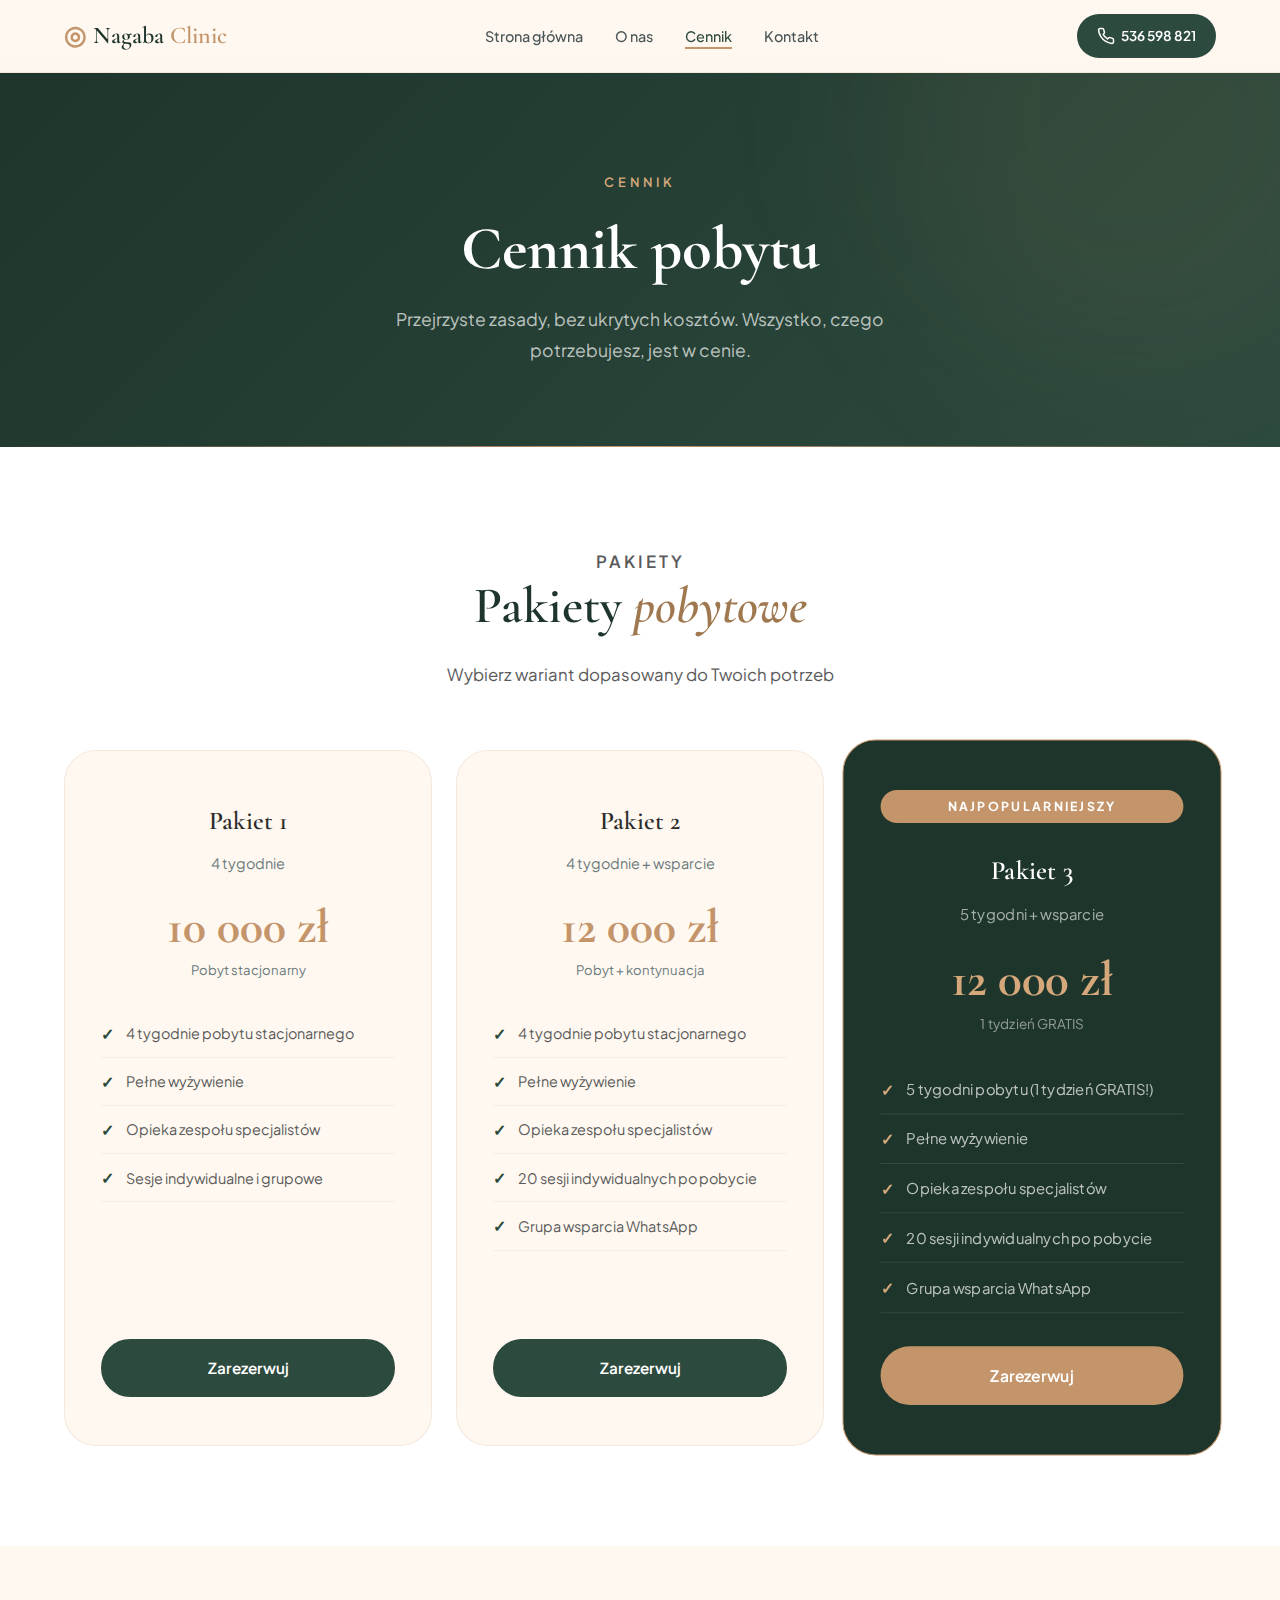
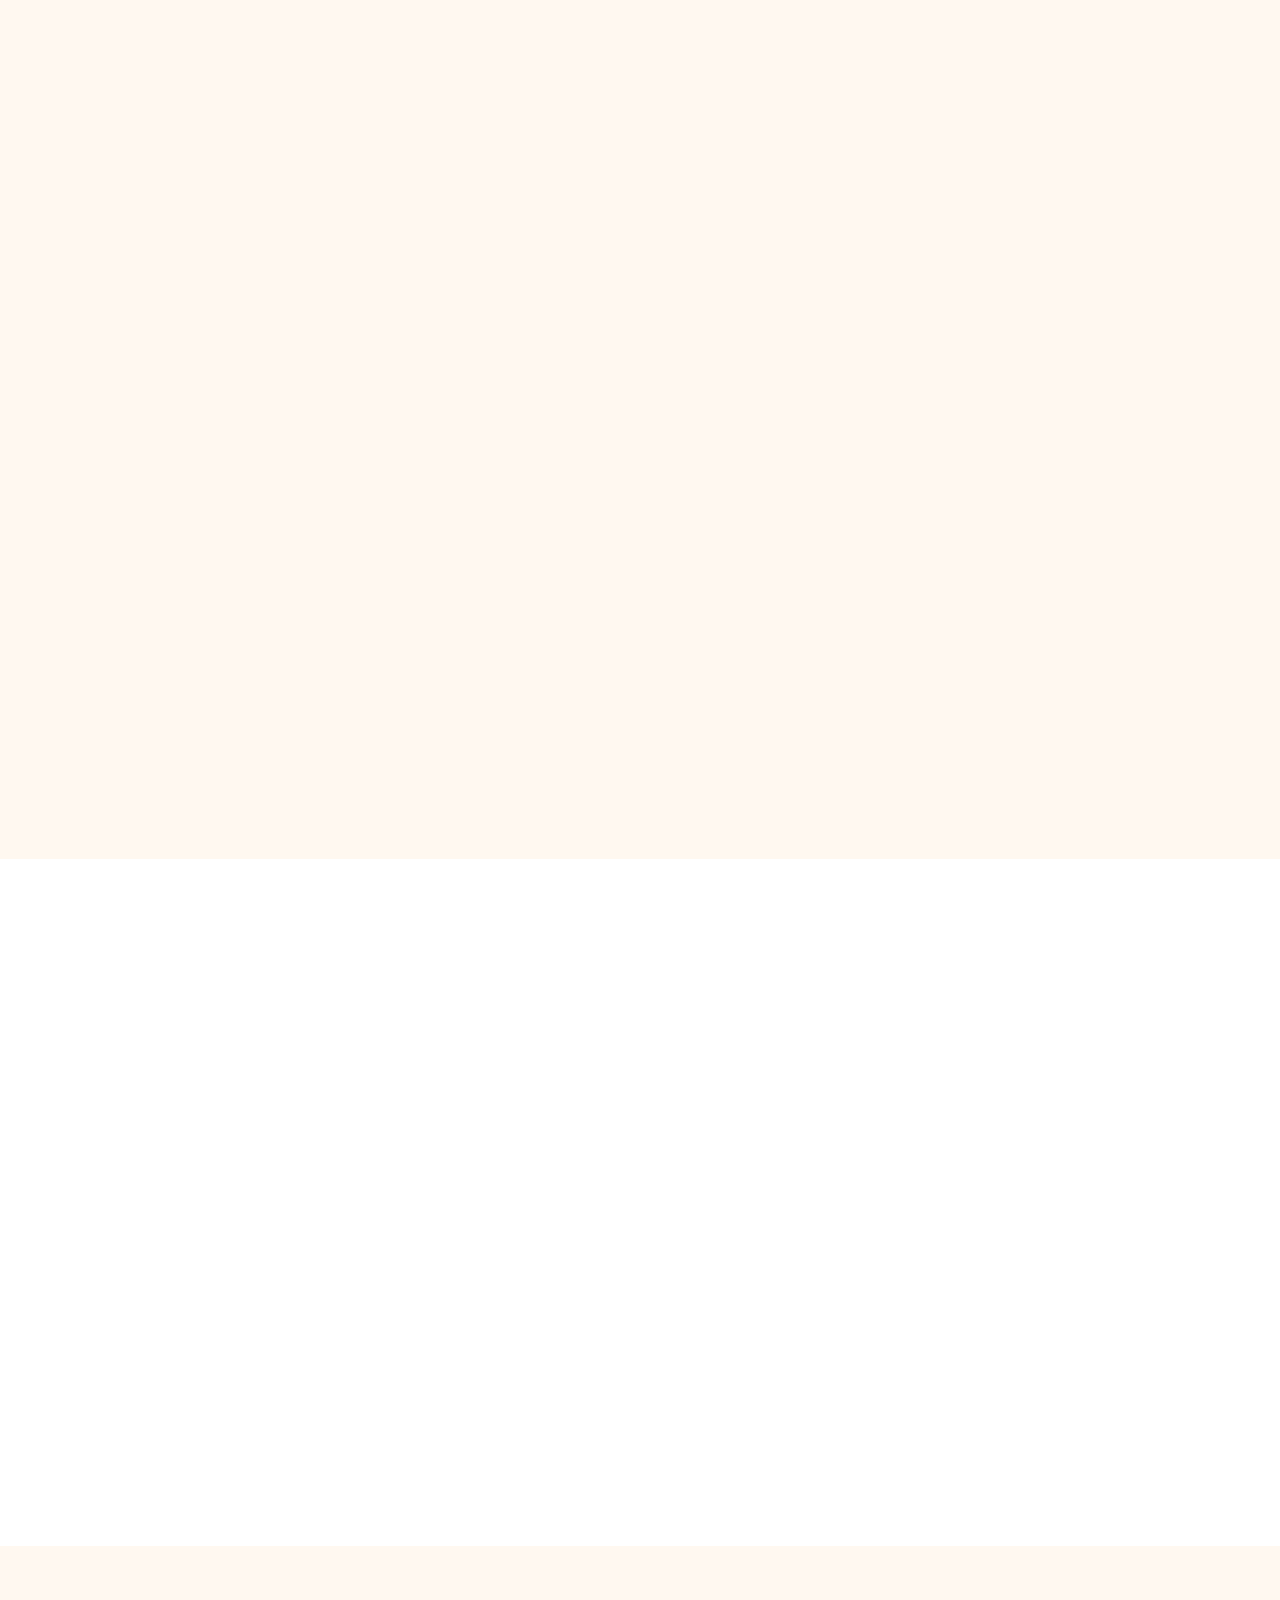
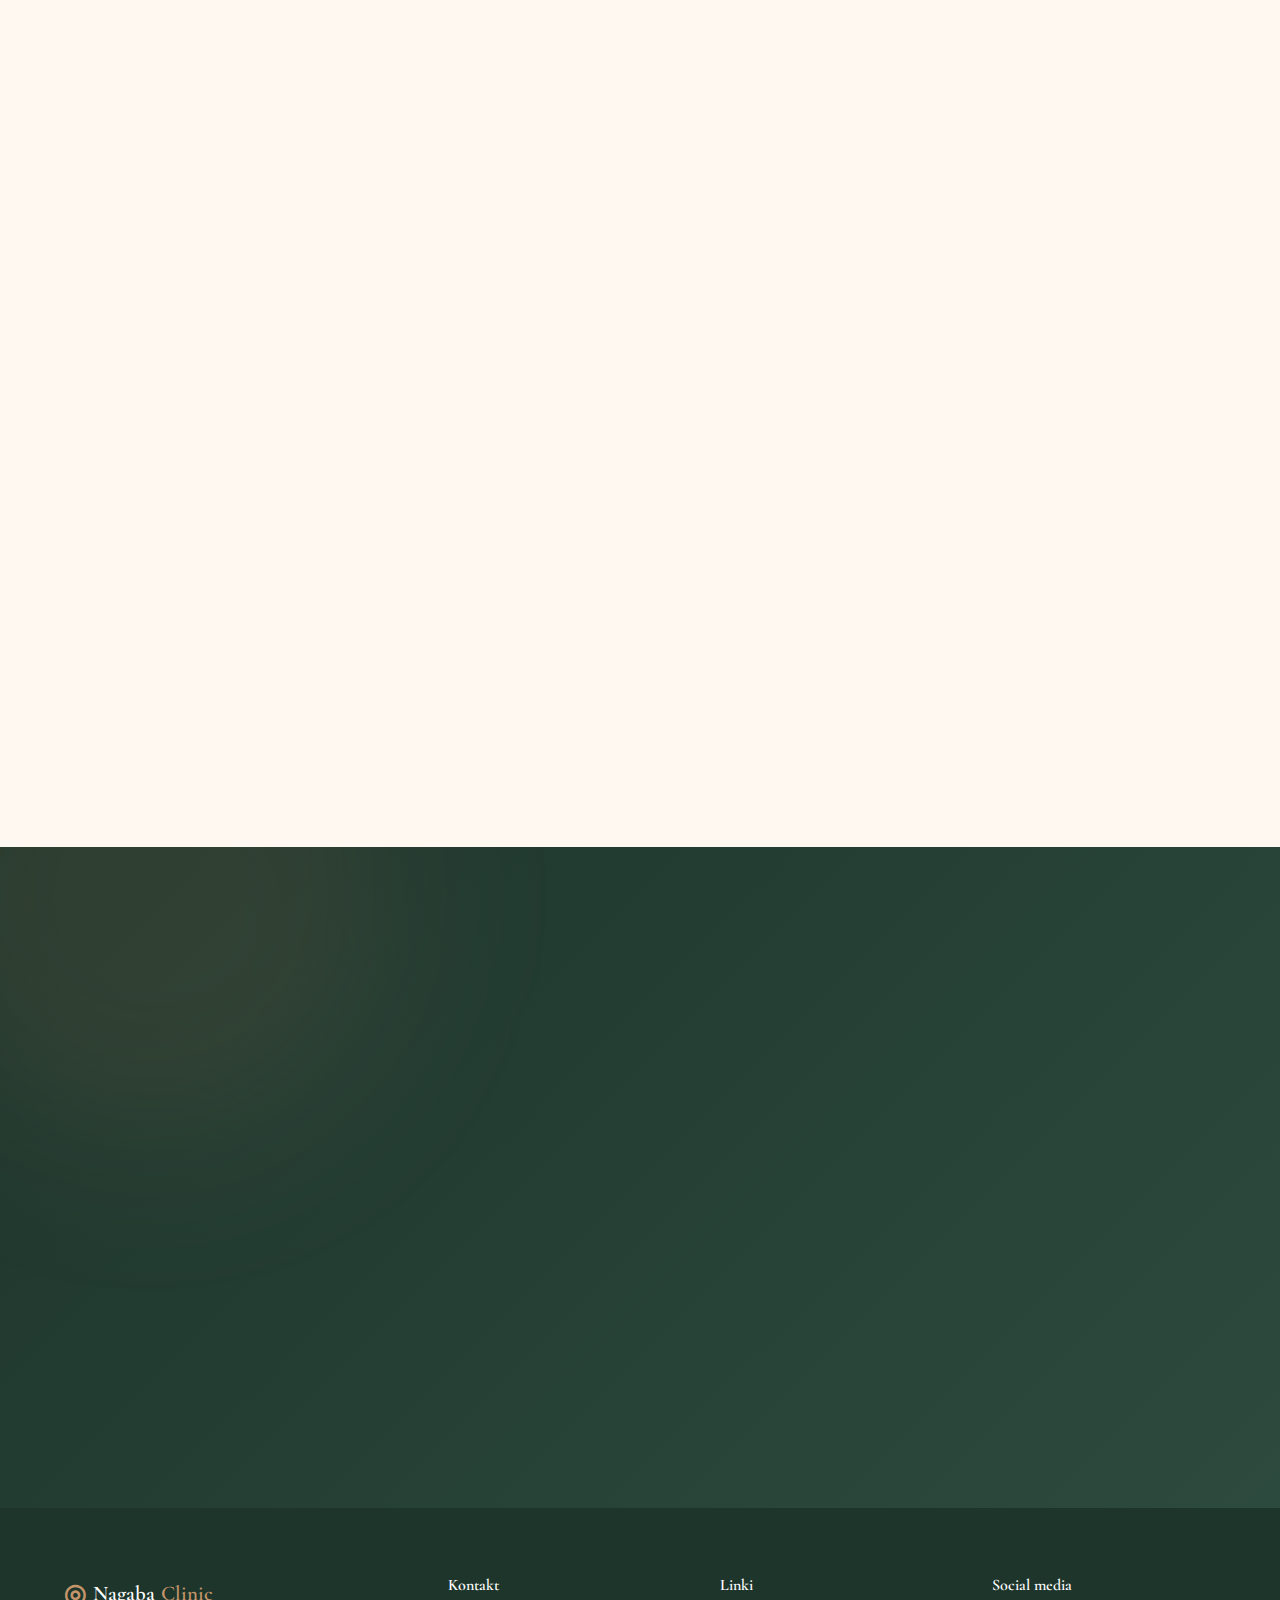
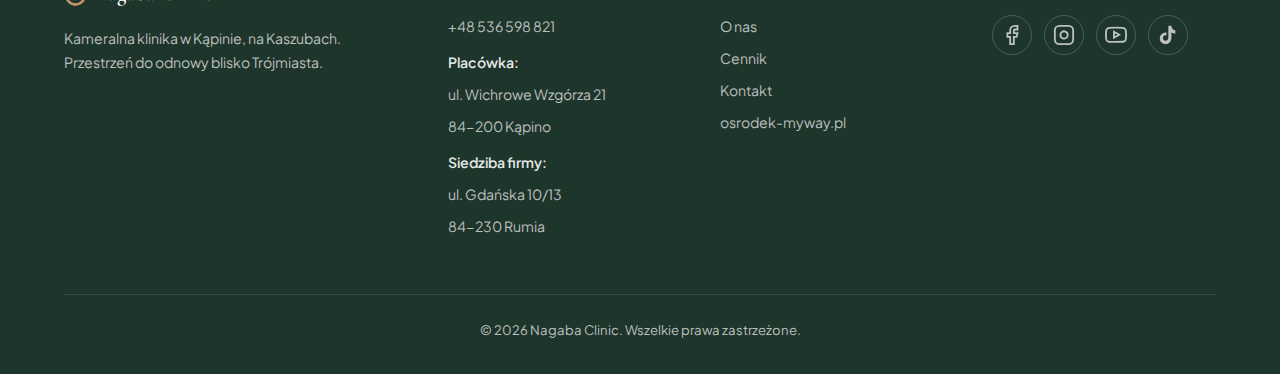
<file: cennik.html>
<!DOCTYPE html>
<html lang="pl">
<head>
    <meta charset="UTF-8">
    <meta name="viewport" content="width=device-width, initial-scale=1.0">
    <title>Cennik | Nagaba Clinic — Kameralna Klinika na Kaszubach</title>
    <meta name="description" content="Przejrzyste zasady i cennik pobytu w Nagaba Clinic. Pakiety od 10 000 zł. Bez ukrytych kosztów. Sprawdź co zawiera pobyt i jak zarezerwować miejsce.">
    <meta name="robots" content="index, follow">
    <link rel="canonical" href="https://nagaba-clinic.pl/cennik.html">

    <!-- Open Graph -->
    <meta property="og:title" content="Cennik | Nagaba Clinic">
    <meta property="og:description" content="Przejrzyste zasady i cennik pobytu w Nagaba Clinic. Pakiety od 10 000 zł.">
    <meta property="og:type" content="website">
    <meta property="og:url" content="https://nagaba-clinic.pl/cennik.html">
    <meta property="og:locale" content="pl_PL">

    <!-- Fonts -->
    <link rel="preconnect" href="https://fonts.googleapis.com">
    <link rel="preconnect" href="https://fonts.gstatic.com" crossorigin>
    <link href="https://fonts.googleapis.com/css2?family=Cormorant+Garamond:ital,wght@0,400;0,500;0,600;0,700;1,400;1,500&family=Plus+Jakarta+Sans:wght@300;400;500;600;700&display=swap" rel="stylesheet">

    <!-- Schema.org -->
    <script type="application/ld+json">
    {
        "@context": "https://schema.org",
        "@type": "Service",
        "name": "Pobyt stacjonarny - Nagaba Clinic",
        "description": "Kameralna klinika w Kąpinie, na Kaszubach. Indywidualne podejście, profesjonalny zespół, komfortowe warunki.",
        "provider": {
            "@type": "Organization",
            "name": "Nagaba Clinic",
            "telephone": "+48536598821",
            "address": [
                {
                    "@type": "PostalAddress",
                    "name": "Placówka",
                    "streetAddress": "Wichrowe Wzgórza 21",
                    "addressLocality": "Kąpino",
                    "postalCode": "84-200",
                    "addressCountry": "PL"
                },
                {
                    "@type": "PostalAddress",
                    "name": "Siedziba firmy",
                    "streetAddress": "Gdańska 10/13",
                    "addressLocality": "Rumia",
                    "postalCode": "84-230",
                    "addressCountry": "PL"
                }
            ]
        }
    }
    </script>

    <style>
        /* ---------- CSS Variables ---------- */
        :root {
            --cream: #FFF8F0;
            --cream-dark: #F5EDE3;
            --gold: #C4956A;
            --gold-light: #D4A87A;
            --gold-dark: #A07850;
            --green: #2D4A3E;
            --green-light: #3D6354;
            --green-dark: #1E352B;
            --gray: #6B7B7D;
            --gray-light: #9AACAE;
            --gray-dark: #4A5557;
            --white: #FFFFFF;
            --text: #2C2C2C;
            --text-light: #5A5A5A;

            --font-serif: 'Cormorant Garamond', Georgia, serif;
            --font-sans: 'Plus Jakarta Sans', -apple-system, BlinkMacSystemFont, sans-serif;

            --radius-sm: 8px;
            --radius-md: 16px;
            --radius-lg: 24px;
            --radius-xl: 32px;

            --shadow-sm: 0 2px 8px rgba(0,0,0,0.06);
            --shadow-md: 0 8px 32px rgba(0,0,0,0.08);
            --shadow-lg: 0 16px 48px rgba(0,0,0,0.12);

            --transition: 0.3s ease;
        }

        /* ---------- Reset ---------- */
        *, *::before, *::after { margin: 0; padding: 0; box-sizing: border-box; }
        html { scroll-behavior: smooth; scroll-padding-top: 80px; }

        body {
            font-family: var(--font-sans);
            color: var(--text);
            background: var(--cream);
            line-height: 1.7;
            font-size: 16px;
            -webkit-font-smoothing: antialiased;
            overflow-x: hidden;
            padding-top: 72px;
        }

        img { max-width: 100%; height: auto; display: block; }
        a { color: inherit; text-decoration: none; }
        .container { max-width: 1200px; margin: 0 auto; padding: 0 24px; }

        /* ---------- Section Headers ---------- */
        .section-label {
            font-family: var(--font-sans);
            font-size: 0.8rem;
            font-weight: 600;
            letter-spacing: 3px;
            text-transform: uppercase;
            color: var(--gold);
            margin-bottom: 12px;
        }

        .section-title {
            font-family: var(--font-serif);
            font-size: clamp(2rem, 4vw, 3.2rem);
            font-weight: 600;
            color: var(--green-dark);
            line-height: 1.15;
            margin-bottom: 24px;
        }

        .section-title em {
            font-style: italic;
            color: var(--gold-dark);
        }

        .section-header {
            text-align: center;
            margin-bottom: 60px;
        }

        .section-header p {
            font-size: 1.05rem;
            color: var(--text-light);
            max-width: 600px;
            margin: 0 auto;
            line-height: 1.8;
        }

        /* ---------- Buttons ---------- */
        .btn {
            display: inline-flex;
            align-items: center;
            gap: 8px;
            padding: 14px 32px;
            border-radius: 100px;
            font-family: var(--font-sans);
            font-size: 0.95rem;
            font-weight: 600;
            cursor: pointer;
            transition: all var(--transition);
            border: 2px solid transparent;
            text-decoration: none;
        }

        .btn--primary {
            background: var(--green);
            color: var(--white);
            border-color: var(--green);
        }

        .btn--primary:hover {
            background: var(--green-light);
            border-color: var(--green-light);
            transform: translateY(-2px);
            box-shadow: 0 8px 24px rgba(45, 74, 62, 0.3);
        }

        .btn--outline {
            background: transparent;
            color: var(--green);
            border-color: var(--green);
        }

        .btn--outline:hover {
            background: var(--green);
            color: var(--white);
            transform: translateY(-2px);
        }

        .btn--ghost {
            background: rgba(255,255,255,0.15);
            color: var(--white);
            border-color: rgba(255,255,255,0.3);
            backdrop-filter: blur(8px);
        }

        .btn--ghost:hover {
            background: rgba(255,255,255,0.25);
            border-color: rgba(255,255,255,0.5);
            transform: translateY(-2px);
        }

        .btn--large {
            padding: 18px 40px;
            font-size: 1.05rem;
        }

        .btn--gold {
            background: var(--gold);
            color: var(--white);
            border-color: var(--gold);
        }

        .btn--gold:hover {
            background: var(--gold-light);
            border-color: var(--gold-light);
            transform: translateY(-2px);
            box-shadow: 0 8px 24px rgba(196,149,106,0.4);
        }

        /* ---------- Navigation ---------- */
        .nav {
            position: fixed;
            top: 0; left: 0; right: 0;
            z-index: 1000;
            background: rgba(255, 248, 240, 0.85);
            backdrop-filter: blur(20px);
            -webkit-backdrop-filter: blur(20px);
            border-bottom: 1px solid rgba(196, 149, 106, 0.15);
            transition: all var(--transition);
        }

        .nav--scrolled { box-shadow: var(--shadow-sm); }

        .nav__container {
            max-width: 1200px;
            margin: 0 auto;
            padding: 0 24px;
            display: flex;
            align-items: center;
            justify-content: space-between;
            height: 72px;
        }

        .nav__logo {
            font-family: var(--font-serif);
            font-size: 1.5rem;
            font-weight: 600;
            color: var(--green-dark);
            display: flex;
            align-items: center;
            gap: 6px;
        }

        .nav__logo-icon { color: var(--gold); font-size: 1.6rem; }
        .nav__logo-accent { color: var(--gold); }

        .nav__links {
            display: flex;
            list-style: none;
            gap: 32px;
        }

        .nav__links a {
            font-size: 0.9rem;
            font-weight: 500;
            color: var(--gray-dark);
            transition: color var(--transition);
            position: relative;
        }

        .nav__links a::after {
            content: '';
            position: absolute;
            bottom: -4px; left: 0;
            width: 0; height: 2px;
            background: var(--gold);
            transition: width var(--transition);
        }

        .nav__links a:hover { color: var(--green); }
        .nav__links a:hover::after { width: 100%; }
        .nav__links a.active { color: var(--green); }
        .nav__links a.active::after { width: 100%; }

        .nav__cta {
            display: flex;
            align-items: center;
            gap: 6px;
            padding: 10px 20px;
            background: var(--green);
            color: var(--white);
            border-radius: 100px;
            font-size: 0.85rem;
            font-weight: 600;
            transition: all var(--transition);
        }

        .nav__cta:hover {
            background: var(--green-light);
            transform: translateY(-1px);
            box-shadow: 0 4px 16px rgba(45, 74, 62, 0.3);
        }

        .nav__hamburger {
            display: none;
            flex-direction: column;
            gap: 5px;
            background: none;
            border: none;
            cursor: pointer;
            padding: 4px;
        }

        .nav__hamburger span {
            display: block;
            width: 24px; height: 2px;
            background: var(--green-dark);
            transition: all var(--transition);
            border-radius: 2px;
        }

        /* ---------- Page Hero ---------- */
        .page-hero {
            background: linear-gradient(135deg, var(--green-dark) 0%, var(--green) 100%);
            padding: 100px 24px 80px;
            text-align: center;
            position: relative;
            overflow: hidden;
        }

        .page-hero::before {
            content: '';
            position: absolute;
            width: 500px; height: 500px;
            border-radius: 50%;
            background: rgba(196, 149, 106, 0.08);
            top: -200px; right: -100px;
            filter: blur(80px);
        }

        .page-hero::after {
            content: '';
            position: absolute;
            bottom: 0; left: 0; right: 0;
            height: 1px;
            background: linear-gradient(90deg, transparent, var(--gold), transparent);
        }

        .page-hero .overline {
            font-family: var(--font-sans);
            font-size: 0.8rem;
            font-weight: 600;
            letter-spacing: 4px;
            text-transform: uppercase;
            color: var(--gold-light);
            margin-bottom: 20px;
            display: block;
        }

        .page-hero h1 {
            font-family: var(--font-serif);
            font-size: clamp(2.5rem, 5vw, 3.8rem);
            font-weight: 700;
            color: var(--white);
            margin-bottom: 20px;
            line-height: 1.15;
        }

        .page-hero p {
            font-size: 1.1rem;
            color: rgba(255,255,255,0.7);
            max-width: 600px;
            margin: 0 auto;
            line-height: 1.8;
        }

        /* ---------- Pricing Cards ---------- */
        .pricing {
            padding: 100px 0;
            background: var(--white);
        }

        .pricing__grid {
            display: grid;
            grid-template-columns: repeat(3, 1fr);
            gap: 24px;
            align-items: stretch;
        }

        .pricing-card {
            background: var(--cream);
            padding: 48px 36px;
            text-align: center;
            position: relative;
            border-radius: var(--radius-xl);
            border: 1px solid rgba(196, 149, 106, 0.15);
            transition: all 0.4s ease;
            display: flex;
            flex-direction: column;
        }

        .pricing-card:hover {
            transform: translateY(-8px);
            box-shadow: var(--shadow-lg);
        }

        .pricing-card.featured {
            background: var(--green-dark);
            color: var(--white);
            border-color: var(--gold);
            transform: scale(1.03);
        }

        .pricing-card.featured:hover {
            transform: scale(1.03) translateY(-8px);
        }

        .pricing-card .badge {
            display: inline-block;
            background: var(--gold);
            color: var(--white);
            padding: 6px 18px;
            border-radius: 100px;
            font-size: 0.75rem;
            font-weight: 700;
            text-transform: uppercase;
            letter-spacing: 2px;
            margin-bottom: 24px;
        }

        .pricing-card h3 {
            font-family: var(--font-serif);
            font-size: 1.6rem;
            font-weight: 600;
            margin-bottom: 8px;
        }

        .pricing-card.featured h3 { color: var(--white); }

        .pricing-card .duration {
            font-size: 0.9rem;
            color: var(--gray);
            margin-bottom: 28px;
        }

        .pricing-card.featured .duration { color: rgba(255,255,255,0.6); }

        .pricing-card .price {
            font-family: var(--font-serif);
            font-size: 3rem;
            font-weight: 700;
            color: var(--gold);
            margin-bottom: 8px;
            line-height: 1;
        }

        .pricing-card.featured .price { color: var(--gold-light); }

        .pricing-card .price-note {
            font-size: 0.82rem;
            color: var(--gray);
            margin-bottom: 28px;
        }

        .pricing-card.featured .price-note { color: rgba(255,255,255,0.5); }

        .pricing-card .features-list {
            list-style: none;
            text-align: left;
            margin-bottom: 32px;
            flex-grow: 1;
        }

        .pricing-card .features-list li {
            padding: 10px 0;
            font-size: 0.9rem;
            color: var(--text-light);
            border-bottom: 1px solid rgba(196, 149, 106, 0.1);
            display: flex;
            align-items: center;
            gap: 12px;
        }

        .pricing-card.featured .features-list li {
            color: rgba(255,255,255,0.7);
            border-bottom-color: rgba(255,255,255,0.1);
        }

        .pricing-card .features-list li .check-icon {
            color: var(--green);
            font-weight: 700;
            font-size: 1rem;
            flex-shrink: 0;
        }

        .pricing-card.featured .features-list li .check-icon {
            color: var(--gold-light);
        }

        .pricing-card .btn { width: 100%; justify-content: center; }

        /* ---------- Included Grid ---------- */
        .included {
            padding: 100px 0;
            background: var(--cream);
        }

        .included__grid {
            display: grid;
            grid-template-columns: repeat(3, 1fr);
            gap: 24px;
        }

        .included-item {
            background: var(--white);
            padding: 40px 28px;
            text-align: center;
            border-radius: var(--radius-lg);
            border: 1px solid rgba(196, 149, 106, 0.12);
            transition: all var(--transition);
        }

        .included-item:hover {
            transform: translateY(-4px);
            box-shadow: var(--shadow-md);
            border-color: rgba(196, 149, 106, 0.3);
        }

        .included-item .icon {
            width: 64px; height: 64px;
            margin: 0 auto 20px;
            display: flex;
            align-items: center;
            justify-content: center;
            background: rgba(45, 74, 62, 0.08);
            border-radius: 50%;
        }

        .included-item .icon svg {
            width: 28px; height: 28px;
            stroke: var(--green);
            stroke-width: 1.5;
            fill: none;
        }

        .included-item h4 {
            font-family: var(--font-serif);
            font-size: 1.15rem;
            font-weight: 600;
            color: var(--green-dark);
            margin-bottom: 10px;
        }

        .included-item p {
            font-size: 0.88rem;
            color: var(--text-light);
            line-height: 1.7;
        }

        /* ---------- Steps ---------- */
        .steps {
            padding: 100px 0;
            background: var(--white);
        }

        .steps__grid {
            display: grid;
            grid-template-columns: repeat(4, 1fr);
            gap: 24px;
        }

        .step-card {
            text-align: center;
            padding: 40px 20px;
        }

        .step-number {
            width: 64px; height: 64px;
            margin: 0 auto 24px;
            display: flex;
            align-items: center;
            justify-content: center;
            background: var(--green);
            border-radius: 50%;
            font-family: var(--font-serif);
            font-size: 1.6rem;
            font-weight: 700;
            color: var(--white);
        }

        .step-card h4 {
            font-family: var(--font-serif);
            font-size: 1.15rem;
            font-weight: 600;
            color: var(--green-dark);
            margin-bottom: 12px;
        }

        .step-card p {
            font-size: 0.88rem;
            color: var(--text-light);
            line-height: 1.7;
        }

        /* ---------- FAQ ---------- */
        .faq {
            padding: 100px 0;
            background: var(--cream);
        }

        .faq__list {
            max-width: 800px;
            margin: 0 auto;
        }

        .faq__item {
            background: var(--white);
            border-radius: var(--radius-md);
            margin-bottom: 12px;
            border: 1px solid rgba(196, 149, 106, 0.12);
            overflow: hidden;
            transition: all var(--transition);
        }

        .faq__item:hover { border-color: rgba(196, 149, 106, 0.3); }
        .faq__item[open] { border-color: var(--gold); }

        .faq__question {
            padding: 20px 24px;
            font-family: var(--font-serif);
            font-size: 1.1rem;
            font-weight: 600;
            color: var(--green-dark);
            cursor: pointer;
            list-style: none;
            display: flex;
            justify-content: space-between;
            align-items: center;
        }

        .faq__question::-webkit-details-marker { display: none; }

        .faq__question::after {
            content: '+';
            font-size: 1.4rem;
            font-weight: 300;
            color: var(--gold);
            transition: transform var(--transition);
        }

        .faq__item[open] .faq__question::after { transform: rotate(45deg); }

        .faq__answer {
            padding: 0 24px 20px;
            font-size: 0.92rem;
            color: var(--text-light);
            line-height: 1.8;
        }

        /* ---------- CTA Section ---------- */
        .cta-section {
            padding: 120px 0;
            background: linear-gradient(135deg, var(--green-dark) 0%, var(--green) 100%);
            text-align: center;
            position: relative;
            overflow: hidden;
        }

        .cta-section::before {
            content: '';
            position: absolute;
            width: 500px; height: 500px;
            border-radius: 50%;
            background: rgba(196, 149, 106, 0.1);
            top: -200px; left: -100px;
            filter: blur(80px);
        }

        .cta-section__title {
            font-family: var(--font-serif);
            font-size: clamp(2rem, 4vw, 3.2rem);
            font-weight: 700;
            color: var(--white);
            margin-bottom: 20px;
        }

        .cta-section__title em {
            font-style: italic;
            color: var(--gold-light);
        }

        .cta-section__text {
            font-size: 1.1rem;
            color: rgba(255,255,255,0.7);
            max-width: 500px;
            margin: 0 auto 16px;
            line-height: 1.8;
        }

        .cta-section__phone {
            font-family: var(--font-serif);
            font-size: clamp(2rem, 5vw, 3.5rem);
            font-weight: 700;
            margin-bottom: 8px;
        }

        .cta-section__phone a {
            color: var(--gold-light);
            text-decoration: none;
        }

        .cta-section__hours {
            font-size: 0.82rem;
            color: rgba(255,255,255,0.5);
            text-transform: uppercase;
            letter-spacing: 3px;
            margin-bottom: 40px;
        }

        .cta-section__buttons {
            display: flex;
            gap: 16px;
            justify-content: center;
            flex-wrap: wrap;
        }

        .cta-section .btn--gold {
            background: var(--gold);
            border-color: var(--gold);
            color: var(--white);
        }

        .cta-section .btn--gold:hover {
            background: var(--gold-light);
            border-color: var(--gold-light);
            box-shadow: 0 8px 24px rgba(196,149,106,0.4);
        }

        .cta-section .btn--ghost {
            color: var(--white);
            border-color: rgba(255,255,255,0.3);
        }

        .cta-section .btn--ghost:hover {
            background: rgba(255,255,255,0.1);
            border-color: var(--white);
        }

        /* ---------- Footer ---------- */
        .footer {
            padding: 64px 0 32px;
            background: var(--green-dark);
            color: rgba(255,255,255,0.7);
        }

        .footer__grid {
            display: grid;
            grid-template-columns: 1.5fr 1fr 1fr 1fr;
            gap: 48px;
            margin-bottom: 48px;
        }

        .footer__logo {
            font-family: var(--font-serif);
            font-size: 1.3rem;
            font-weight: 600;
            color: var(--white);
            display: flex;
            align-items: center;
            gap: 6px;
            margin-bottom: 12px;
        }

        .footer__desc { font-size: 0.88rem; line-height: 1.7; }

        .footer h4 {
            font-family: var(--font-serif);
            font-size: 1rem;
            font-weight: 600;
            color: var(--white);
            margin-bottom: 16px;
        }

        .footer__contact p, .footer__links p {
            font-size: 0.88rem;
            margin-bottom: 8px;
        }

        .footer__contact a, .footer__links a { transition: color var(--transition); }
        .footer__contact a:hover, .footer__links a:hover { color: var(--gold-light); }

        .footer__social-links { display: flex; gap: 12px; }

        .footer__social-links a {
            width: 40px; height: 40px;
            display: flex;
            align-items: center;
            justify-content: center;
            border-radius: 50%;
            border: 1px solid rgba(255,255,255,0.2);
            color: rgba(255,255,255,0.7);
            transition: all var(--transition);
        }

        .footer__social-links a:hover {
            background: var(--gold);
            border-color: var(--gold);
            color: var(--white);
            transform: translateY(-2px);
        }

        .footer__bottom {
            border-top: 1px solid rgba(255,255,255,0.1);
            padding-top: 24px;
            text-align: center;
            font-size: 0.82rem;
        }

        /* ---------- Floating CTA ---------- */
        .floating-cta {
            display: none;
            position: fixed;
            bottom: 24px; right: 24px;
            z-index: 999;
            background: var(--green);
            color: var(--white);
            padding: 14px 24px;
            border-radius: 100px;
            font-size: 0.9rem;
            font-weight: 600;
            align-items: center;
            gap: 8px;
            box-shadow: 0 8px 32px rgba(45, 74, 62, 0.4);
            transition: all var(--transition);
            animation: pulse-cta 3s ease-in-out infinite;
        }

        .floating-cta:hover {
            background: var(--green-light);
            transform: translateY(-2px);
        }

        @keyframes pulse-cta {
            0%, 100% { box-shadow: 0 8px 32px rgba(45, 74, 62, 0.4); }
            50% { box-shadow: 0 8px 48px rgba(45, 74, 62, 0.6); }
        }

        /* ---------- Animations ---------- */
        .fade-in {
            opacity: 0;
            transform: translateY(24px);
            transition: opacity 0.6s ease, transform 0.6s ease;
        }

        .fade-in--visible {
            opacity: 1;
            transform: translateY(0);
        }

        /* ---------- Responsive ---------- */
        @media (max-width: 1024px) {
            .pricing__grid {
                grid-template-columns: 1fr;
                max-width: 480px;
                margin: 0 auto;
            }
            .pricing-card.featured { transform: none; }
            .pricing-card.featured:hover { transform: translateY(-8px); }
            .included__grid { grid-template-columns: repeat(2, 1fr); }
            .steps__grid { grid-template-columns: repeat(2, 1fr); }
            .footer__grid { grid-template-columns: repeat(2, 1fr); }
        }

        @media (max-width: 768px) {
            .nav__links { display: none; }
            .nav__cta { display: none; }
            .nav__hamburger { display: flex; }

            .nav__links--open {
                display: flex;
                flex-direction: column;
                position: absolute;
                top: 72px; left: 0; right: 0;
                background: var(--cream);
                padding: 24px;
                gap: 20px;
                border-bottom: 1px solid rgba(196, 149, 106, 0.15);
                box-shadow: var(--shadow-md);
            }

            .nav__links--open a { font-size: 1.1rem; }

            .page-hero h1 { font-size: 2.2rem; }
            .included__grid { grid-template-columns: 1fr; }
            .steps__grid { grid-template-columns: 1fr; }

            .footer__grid { grid-template-columns: 1fr; gap: 32px; }

            .floating-cta { display: flex; }

            .cta-section__buttons { flex-direction: column; align-items: center; }
            .cta-section__phone { font-size: 2rem; }
            .btn--large { width: 100%; justify-content: center; }
        }

        @media (max-width: 480px) {
            .page-hero h1 { font-size: 1.8rem; }
            .page-hero { padding: 80px 24px 60px; }
        }
    </style>
</head>
<body>

    <!-- ============ NAVIGATION ============ -->
    <nav class="nav" id="nav">
        <div class="nav__container">
            <a href="index.html" class="nav__logo">
                <span class="nav__logo-icon">&#9678;</span>
                Nagaba <span class="nav__logo-accent">Clinic</span>
            </a>
            <ul class="nav__links" id="navLinks">
                <li><a href="index.html">Strona główna</a></li>
                <li><a href="o-nas.html">O nas</a></li>
                <li><a href="cennik.html" class="active">Cennik</a></li>
                <li><a href="kontakt.html">Kontakt</a></li>
            </ul>
            <a href="tel:+48536598821" class="nav__cta">
                <svg width="18" height="18" viewBox="0 0 24 24" fill="none" stroke="currentColor" stroke-width="2" stroke-linecap="round" stroke-linejoin="round"><path d="M22 16.92v3a2 2 0 0 1-2.18 2 19.79 19.79 0 0 1-8.63-3.07 19.5 19.5 0 0 1-6-6 19.79 19.79 0 0 1-3.07-8.67A2 2 0 0 1 4.11 2h3a2 2 0 0 1 2 1.72 12.84 12.84 0 0 0 .7 2.81 2 2 0 0 1-.45 2.11L8.09 9.91a16 16 0 0 0 6 6l1.27-1.27a2 2 0 0 1 2.11-.45 12.84 12.84 0 0 0 2.81.7A2 2 0 0 1 22 16.92z"/></svg>
                536 598 821
            </a>
            <button class="nav__hamburger" id="hamburger" aria-label="Menu">
                <span></span><span></span><span></span>
            </button>
        </div>
    </nav>

    <!-- ============ PAGE HERO ============ -->
    <section class="page-hero">
        <div class="container">
            <span class="overline">Cennik</span>
            <h1>Cennik pobytu</h1>
            <p>Przejrzyste zasady, bez ukrytych kosztów. Wszystko, czego potrzebujesz, jest w cenie.</p>
        </div>
    </section>

    <!-- ============ PRICING CARDS ============ -->
    <section class="pricing">
        <div class="container">
            <div class="section-header fade-in">
                <p class="section-label">Pakiety</p>
                <h2 class="section-title">Pakiety <em>pobytowe</em></h2>
                <p>Wybierz wariant dopasowany do Twoich potrzeb</p>
            </div>

            <div class="pricing__grid">
                <div class="pricing-card fade-in">
                    <h3>Pakiet 1</h3>
                    <div class="duration">4 tygodnie</div>
                    <div class="price">10 000 zł</div>
                    <div class="price-note">Pobyt stacjonarny</div>
                    <ul class="features-list">
                        <li><span class="check-icon">&#10003;</span> 4 tygodnie pobytu stacjonarnego</li>
                        <li><span class="check-icon">&#10003;</span> Pełne wyżywienie</li>
                        <li><span class="check-icon">&#10003;</span> Opieka zespołu specjalistów</li>
                        <li><span class="check-icon">&#10003;</span> Sesje indywidualne i grupowe</li>
                    </ul>
                    <a href="tel:+48536598821" class="btn btn--primary">Zarezerwuj</a>
                </div>

                <div class="pricing-card fade-in">
                    <h3>Pakiet 2</h3>
                    <div class="duration">4 tygodnie + wsparcie</div>
                    <div class="price">12 000 zł</div>
                    <div class="price-note">Pobyt + kontynuacja</div>
                    <ul class="features-list">
                        <li><span class="check-icon">&#10003;</span> 4 tygodnie pobytu stacjonarnego</li>
                        <li><span class="check-icon">&#10003;</span> Pełne wyżywienie</li>
                        <li><span class="check-icon">&#10003;</span> Opieka zespołu specjalistów</li>
                        <li><span class="check-icon">&#10003;</span> 20 sesji indywidualnych po pobycie</li>
                        <li><span class="check-icon">&#10003;</span> Grupa wsparcia WhatsApp</li>
                    </ul>
                    <a href="tel:+48536598821" class="btn btn--primary">Zarezerwuj</a>
                </div>

                <div class="pricing-card featured fade-in">
                    <span class="badge">Najpopularniejszy</span>
                    <h3>Pakiet 3</h3>
                    <div class="duration">5 tygodni + wsparcie</div>
                    <div class="price">12 000 zł</div>
                    <div class="price-note">1 tydzień GRATIS</div>
                    <ul class="features-list">
                        <li><span class="check-icon">&#10003;</span> 5 tygodni pobytu (1 tydzień GRATIS!)</li>
                        <li><span class="check-icon">&#10003;</span> Pełne wyżywienie</li>
                        <li><span class="check-icon">&#10003;</span> Opieka zespołu specjalistów</li>
                        <li><span class="check-icon">&#10003;</span> 20 sesji indywidualnych po pobycie</li>
                        <li><span class="check-icon">&#10003;</span> Grupa wsparcia WhatsApp</li>
                    </ul>
                    <a href="tel:+48536598821" class="btn btn--gold">Zarezerwuj</a>
                </div>
            </div>
        </div>
    </section>

    <!-- ============ CO JEST W CENIE ============ -->
    <section class="included">
        <div class="container">
            <div class="section-header fade-in">
                <p class="section-label">W cenie</p>
                <h2 class="section-title">Co jest <em>w cenie</em></h2>
                <p>Każdy pakiet obejmuje pełne wsparcie na czas pobytu</p>
            </div>

            <div class="included__grid">
                <div class="included-item fade-in">
                    <div class="icon">
                        <svg viewBox="0 0 24 24"><path d="M20 21v-2a4 4 0 0 0-4-4H8a4 4 0 0 0-4 4v2"></path><circle cx="12" cy="7" r="4"></circle></svg>
                    </div>
                    <h4>Opieka zespołu specjalistów</h4>
                    <p>Doświadczeni prowadzący dostępni na co dzień</p>
                </div>
                <div class="included-item fade-in">
                    <div class="icon">
                        <svg viewBox="0 0 24 24"><path d="M17 21v-2a4 4 0 0 0-4-4H5a4 4 0 0 0-4 4v2"></path><circle cx="9" cy="7" r="4"></circle><path d="M23 21v-2a4 4 0 0 0-3-3.87"></path><path d="M16 3.13a4 4 0 0 1 0 7.75"></path></svg>
                    </div>
                    <h4>Sesje indywidualne i grupowe</h4>
                    <p>Sesje według ustalonego planu pobytu</p>
                </div>
                <div class="included-item fade-in">
                    <div class="icon">
                        <svg viewBox="0 0 24 24"><path d="M3 9l9-7 9 7v11a2 2 0 0 1-2 2H5a2 2 0 0 1-2-2z"></path><polyline points="9 22 9 12 15 12 15 22"></polyline></svg>
                    </div>
                    <h4>Wyżywienie i zakwaterowanie</h4>
                    <p>Pełne wyżywienie i komfortowe pokoje</p>
                </div>
                <div class="included-item fade-in">
                    <div class="icon">
                        <svg viewBox="0 0 24 24"><path d="M14 2H6a2 2 0 0 0-2 2v16a2 2 0 0 0 2 2h12a2 2 0 0 0 2-2V8z"></path><polyline points="14 2 14 8 20 8"></polyline><line x1="16" y1="13" x2="8" y2="13"></line><line x1="16" y1="17" x2="8" y2="17"></line></svg>
                    </div>
                    <h4>Materiały i narzędzia</h4>
                    <p>Materiały do pracy własnej i rozwoju osobistego</p>
                </div>
                <div class="included-item fade-in">
                    <div class="icon">
                        <svg viewBox="0 0 24 24"><polyline points="22 12 18 12 15 21 9 3 6 12 2 12"></polyline></svg>
                    </div>
                    <h4>Plan po wyjściu</h4>
                    <p>Indywidualny plan + kontakt kryzysowy po pobycie</p>
                </div>
                <div class="included-item fade-in">
                    <div class="icon">
                        <svg viewBox="0 0 24 24"><path d="M20.84 4.61a5.5 5.5 0 0 0-7.78 0L12 5.67l-1.06-1.06a5.5 5.5 0 0 0-7.78 7.78l1.06 1.06L12 21.23l7.78-7.78 1.06-1.06a5.5 5.5 0 0 0 0-7.78z"></path></svg>
                    </div>
                    <h4>Wsparcie dla bliskich</h4>
                    <p>Pomoc i informacje dla rodziny uczestnika</p>
                </div>
            </div>
        </div>
    </section>

    <!-- ============ JAK ZAREZERWOWAĆ ============ -->
    <section class="steps">
        <div class="container">
            <div class="section-header fade-in">
                <p class="section-label">Rezerwacja</p>
                <h2 class="section-title">Jak zarezerwować <em>miejsce</em></h2>
                <p>Cały proces jest prosty i zajmuje kilka dni</p>
            </div>

            <div class="steps__grid">
                <div class="step-card fade-in">
                    <div class="step-number">1</div>
                    <h4>Rozmowa telefoniczna</h4>
                    <p>Bezpłatna, ok. 30 minut. Porozmawiamy o Twojej sytuacji i odpowiemy na pytania.</p>
                </div>
                <div class="step-card fade-in">
                    <div class="step-number">2</div>
                    <h4>Ustalenie terminu</h4>
                    <p>Wspólnie wybieramy datę rozpoczęcia i długość pobytu.</p>
                </div>
                <div class="step-card fade-in">
                    <div class="step-number">3</div>
                    <h4>Potwierdzenie</h4>
                    <p>Potwierdzenie rezerwacji i przesłanie niezbędnych dokumentów.</p>
                </div>
                <div class="step-card fade-in">
                    <div class="step-number">4</div>
                    <h4>Przyjęcie</h4>
                    <p>Przyjazd do kliniki i ustalenie planu pierwszych dni.</p>
                </div>
            </div>
        </div>
    </section>

    <!-- ============ FAQ ============ -->
    <section class="faq">
        <div class="container">
            <div class="section-header fade-in">
                <p class="section-label">Pytania</p>
                <h2 class="section-title">Najczęściej <em>zadawane pytania</em></h2>
            </div>

            <div class="faq__list">
                <details class="faq__item fade-in">
                    <summary class="faq__question">Co dokładnie jest w cenie pobytu?</summary>
                    <p class="faq__answer">Opieka specjalistów, sesje indywidualne i grupowe, wyżywienie, zakwaterowanie, materiały do pracy własnej oraz plan po wyjściu. W Pakietach 2 i 3 dodatkowo 20 sesji po pobycie i grupa wsparcia WhatsApp.</p>
                </details>
                <details class="faq__item fade-in">
                    <summary class="faq__question">Jak szybko mogę rozpocząć pobyt?</summary>
                    <p class="faq__answer">Najczęściej mamy 1-2 wolne miejsca. Termin ustalamy telefonicznie — zadzwoń pod 536 598 821.</p>
                </details>
                <details class="faq__item fade-in">
                    <summary class="faq__question">Czy mogę przedłużyć pobyt?</summary>
                    <p class="faq__answer">Tak, długość pobytu jest elastyczna i ustalamy ją indywidualnie. Jeśli potrzebujesz więcej czasu, rozmawiamy o najlepszym rozwiązaniu.</p>
                </details>
                <details class="faq__item fade-in">
                    <summary class="faq__question">Jakie formy płatności akceptujecie?</summary>
                    <p class="faq__answer">Przelew bankowy oraz gotówka. Waluta: PLN. Szczegóły płatności ustalamy telefonicznie.</p>
                </details>
                <details class="faq__item fade-in">
                    <summary class="faq__question">Czym różnią się poszczególne pakiety?</summary>
                    <p class="faq__answer">Pakiet 1 to sam pobyt (4 tygodnie). Pakiet 2 dodaje 20 sesji indywidualnych po pobycie i grupę wsparcia. Pakiet 3 to najlepsza wartość — 5 tygodni pobytu (1 tydzień gratis) plus pełne wsparcie po zakończeniu programu.</p>
                </details>
                <details class="faq__item fade-in">
                    <summary class="faq__question">Czy jest możliwość rozłożenia płatności na raty?</summary>
                    <p class="faq__answer">Rozumiemy, że to ważna decyzja finansowa. Skontaktuj się z nami telefonicznie — postaramy się znaleźć rozwiązanie dopasowane do Twojej sytuacji.</p>
                </details>
            </div>
        </div>
    </section>

    <!-- ============ CTA ============ -->
    <section class="cta-section">
        <div class="container">
            <div class="cta-section__content fade-in">
                <h2 class="cta-section__title">Zarezerwuj <em>miejsce</em></h2>
                <p class="cta-section__text">Pierwszy krok to rozmowa. Bez zobowiązań. Odpowiemy na Twoje pytania i pomożemy podjąć decyzję.</p>
                <div class="cta-section__phone">
                    <a href="tel:+48536598821">+48 536 598 821</a>
                </div>
                <div class="cta-section__hours">Czynne całodobowo</div>
                <div class="cta-section__buttons">
                    <a href="tel:+48536598821" class="btn btn--gold btn--large">
                        <svg width="22" height="22" viewBox="0 0 24 24" fill="none" stroke="currentColor" stroke-width="2" stroke-linecap="round" stroke-linejoin="round"><path d="M22 16.92v3a2 2 0 0 1-2.18 2 19.79 19.79 0 0 1-8.63-3.07 19.5 19.5 0 0 1-6-6 19.79 19.79 0 0 1-3.07-8.67A2 2 0 0 1 4.11 2h3a2 2 0 0 1 2 1.72 12.84 12.84 0 0 0 .7 2.81 2 2 0 0 1-.45 2.11L8.09 9.91a16 16 0 0 0 6 6l1.27-1.27a2 2 0 0 1 2.11-.45 12.84 12.84 0 0 0 2.81.7A2 2 0 0 1 22 16.92z"/></svg>
                        Zadzwoń teraz
                    </a>
                    <a href="https://osrodek-myway.pl" class="btn btn--ghost btn--large" target="_blank" rel="noopener">Dowiedz się więcej</a>
                </div>
            </div>
        </div>
    </section>

    <!-- ============ FOOTER ============ -->
    <footer class="footer">
        <div class="container">
            <div class="footer__grid">
                <div class="footer__brand">
                    <a href="index.html" class="footer__logo">
                        <span class="nav__logo-icon" style="color:#C4956A;">&#9678;</span>
                        Nagaba <span style="color:#C4956A;">Clinic</span>
                    </a>
                    <p class="footer__desc">Kameralna klinika w Kąpinie, na Kaszubach. Przestrzeń do odnowy blisko Trójmiasta.</p>
                </div>
                <div class="footer__contact">
                    <h4>Kontakt</h4>
                    <p><a href="tel:+48536598821">+48 536 598 821</a></p>
                    <p style="margin-top: 12px; font-weight: 600; color: rgba(255,255,255,0.9);">Placówka:</p>
                    <p>ul. Wichrowe Wzgórza 21</p>
                    <p>84-200 Kąpino</p>
                    <p style="margin-top: 12px; font-weight: 600; color: rgba(255,255,255,0.9);">Siedziba firmy:</p>
                    <p>ul. Gdańska 10/13</p>
                    <p>84-230 Rumia</p>
                </div>
                <div class="footer__links">
                    <h4>Linki</h4>
                    <p><a href="o-nas.html">O nas</a></p>
                    <p><a href="cennik.html">Cennik</a></p>
                    <p><a href="kontakt.html">Kontakt</a></p>
                    <p><a href="https://osrodek-myway.pl" target="_blank" rel="noopener">osrodek-myway.pl</a></p>
                </div>
                <div class="footer__social">
                    <h4>Social media</h4>
                    <div class="footer__social-links">
                        <a href="https://www.facebook.com/osrodekleczeniauzalezniencom" target="_blank" rel="noopener" aria-label="Facebook">
                            <svg width="22" height="22" viewBox="0 0 24 24" fill="none" stroke="currentColor" stroke-width="2"><path d="M18 2h-3a5 5 0 0 0-5 5v3H7v4h3v8h4v-8h3l1-4h-4V7a1 1 0 0 1 1-1h3z"/></svg>
                        </a>
                        <a href="https://www.instagram.com/krystiannagaba/" target="_blank" rel="noopener" aria-label="Instagram">
                            <svg width="22" height="22" viewBox="0 0 24 24" fill="none" stroke="currentColor" stroke-width="2"><rect x="2" y="2" width="20" height="20" rx="5" ry="5"/><path d="M16 11.37A4 4 0 1 1 12.63 8 4 4 0 0 1 16 11.37z"/><line x1="17.5" y1="6.5" x2="17.51" y2="6.5"/></svg>
                        </a>
                        <a href="https://www.youtube.com/@krystiannagaba" target="_blank" rel="noopener" aria-label="YouTube">
                            <svg width="22" height="22" viewBox="0 0 24 24" fill="none" stroke="currentColor" stroke-width="2"><path d="M22.54 6.42a2.78 2.78 0 0 0-1.94-2C18.88 4 12 4 12 4s-6.88 0-8.6.46a2.78 2.78 0 0 0-1.94 2A29 29 0 0 0 1 11.75a29 29 0 0 0 .46 5.33A2.78 2.78 0 0 0 3.4 19.1c1.72.46 8.6.46 8.6.46s6.88 0 8.6-.46a2.78 2.78 0 0 0 1.94-2 29 29 0 0 0 .46-5.25 29 29 0 0 0-.46-5.33z"/><polygon points="9.75 15.02 15.5 11.75 9.75 8.48 9.75 15.02"/></svg>
                        </a>
                        <a href="https://www.tiktok.com/@krystian.nagaba" target="_blank" rel="noopener" aria-label="TikTok">
                            <svg width="22" height="22" viewBox="0 0 24 24" fill="currentColor"><path d="M19.59 6.69a4.83 4.83 0 0 1-3.77-4.25V2h-3.45v13.67a2.89 2.89 0 0 1-2.88 2.5 2.89 2.89 0 0 1 0-5.78 2.92 2.92 0 0 1 .88.13V9.4a6.84 6.84 0 0 0-1-.05A6.33 6.33 0 0 0 3 15.57 6.33 6.33 0 0 0 9.37 22a6.33 6.33 0 0 0 6.33-6.33V9.31a8.16 8.16 0 0 0 4.29 1.2V7.15a4.85 4.85 0 0 1-.4-.46z"/></svg>
                        </a>
                    </div>
                </div>
            </div>
            <div class="footer__bottom">
                <p>&copy; 2026 Nagaba Clinic. Wszelkie prawa zastrzeżone.</p>
            </div>
        </div>
    </footer>

    <!-- ============ FLOATING CTA (MOBILE) ============ -->
    <a href="tel:+48536598821" class="floating-cta" aria-label="Zadzwoń">
        <svg width="24" height="24" viewBox="0 0 24 24" fill="none" stroke="currentColor" stroke-width="2" stroke-linecap="round" stroke-linejoin="round"><path d="M22 16.92v3a2 2 0 0 1-2.18 2 19.79 19.79 0 0 1-8.63-3.07 19.5 19.5 0 0 1-6-6 19.79 19.79 0 0 1-3.07-8.67A2 2 0 0 1 4.11 2h3a2 2 0 0 1 2 1.72 12.84 12.84 0 0 0 .7 2.81 2 2 0 0 1-.45 2.11L8.09 9.91a16 16 0 0 0 6 6l1.27-1.27a2 2 0 0 1 2.11-.45 12.84 12.84 0 0 0 2.81.7A2 2 0 0 1 22 16.92z"/></svg>
        <span>Zadzwoń</span>
    </a>

    <script>
        // Mobile menu toggle
        document.getElementById('hamburger').addEventListener('click', function() {
            document.getElementById('navLinks').classList.toggle('nav__links--open');
        });

        // Scroll animations
        const observer = new IntersectionObserver((entries) => {
            entries.forEach(entry => {
                if (entry.isIntersecting) {
                    entry.target.classList.add('fade-in--visible');
                }
            });
        }, { threshold: 0.1 });

        document.querySelectorAll('.fade-in').forEach(el => observer.observe(el));

        // Nav scroll effect
        window.addEventListener('scroll', () => {
            document.getElementById('nav').classList.toggle('nav--scrolled', window.scrollY > 50);
        });
    </script>

</body>
</html>
</file>
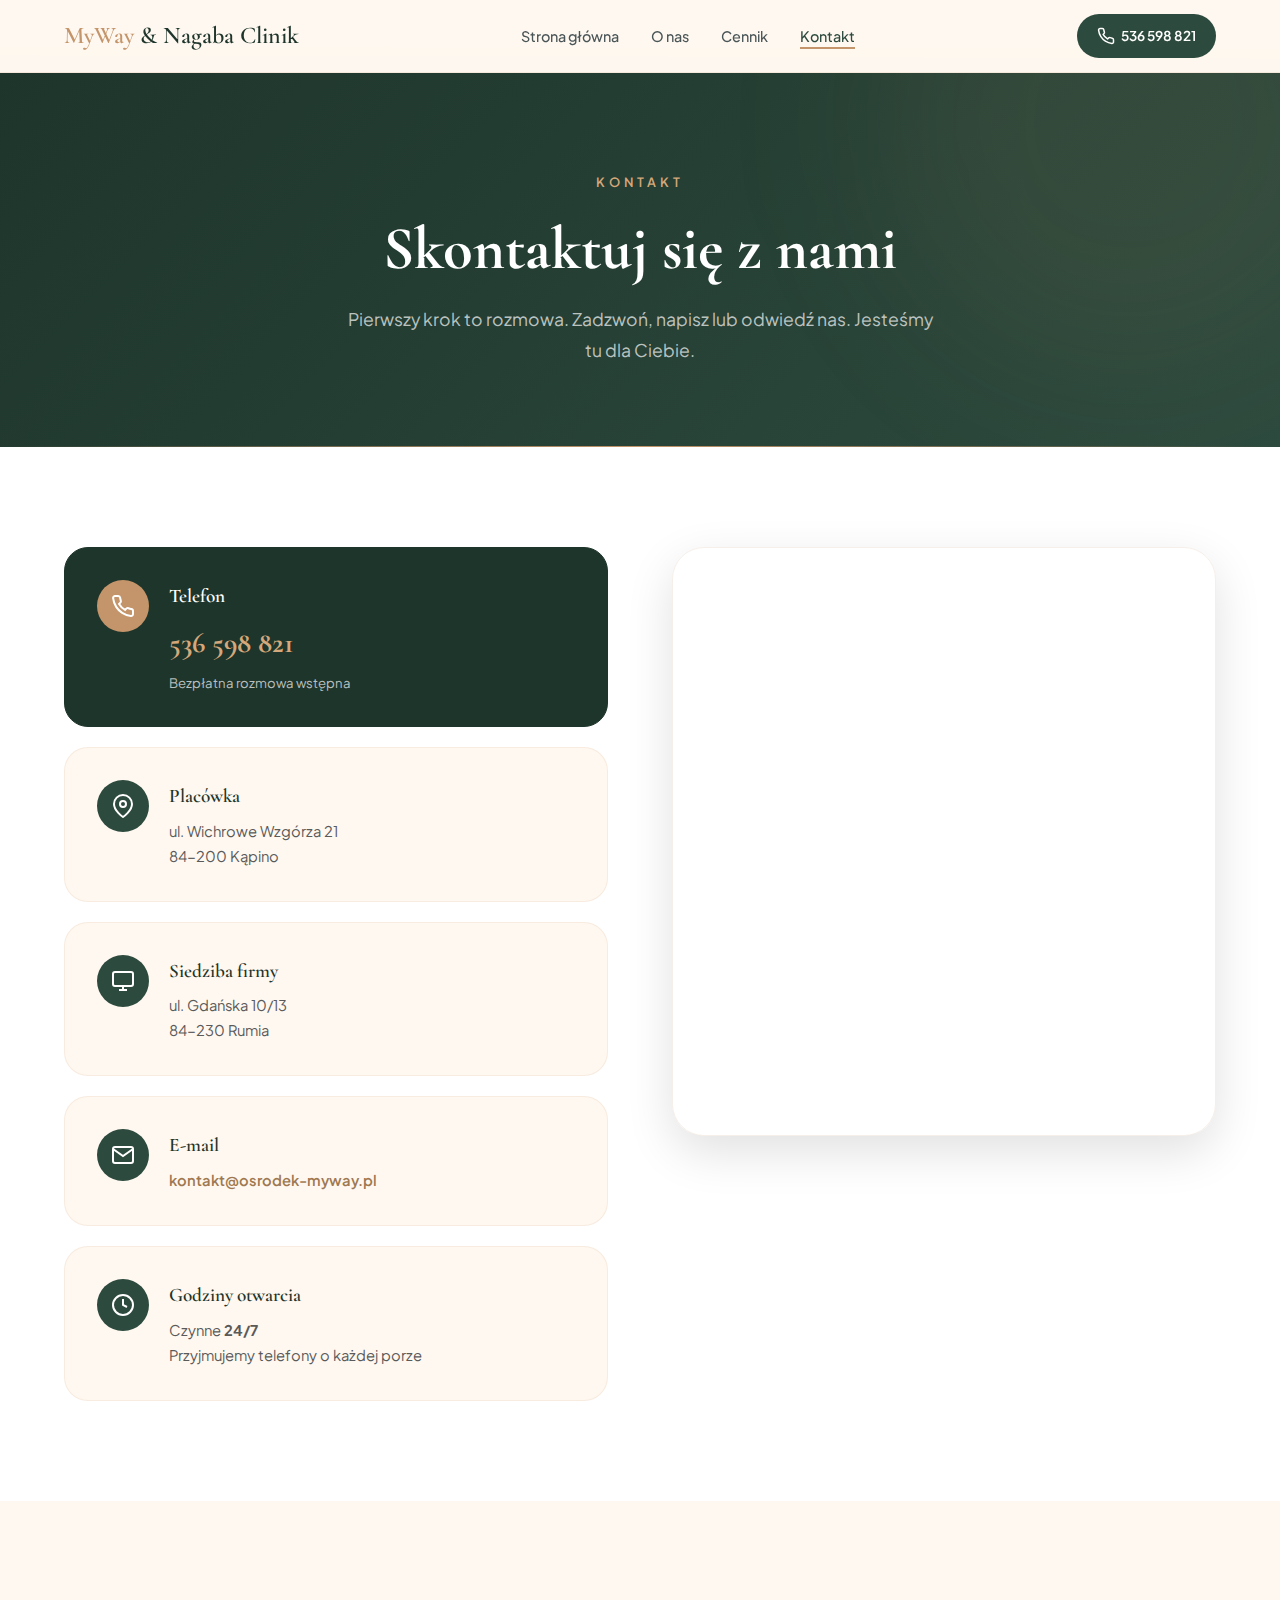
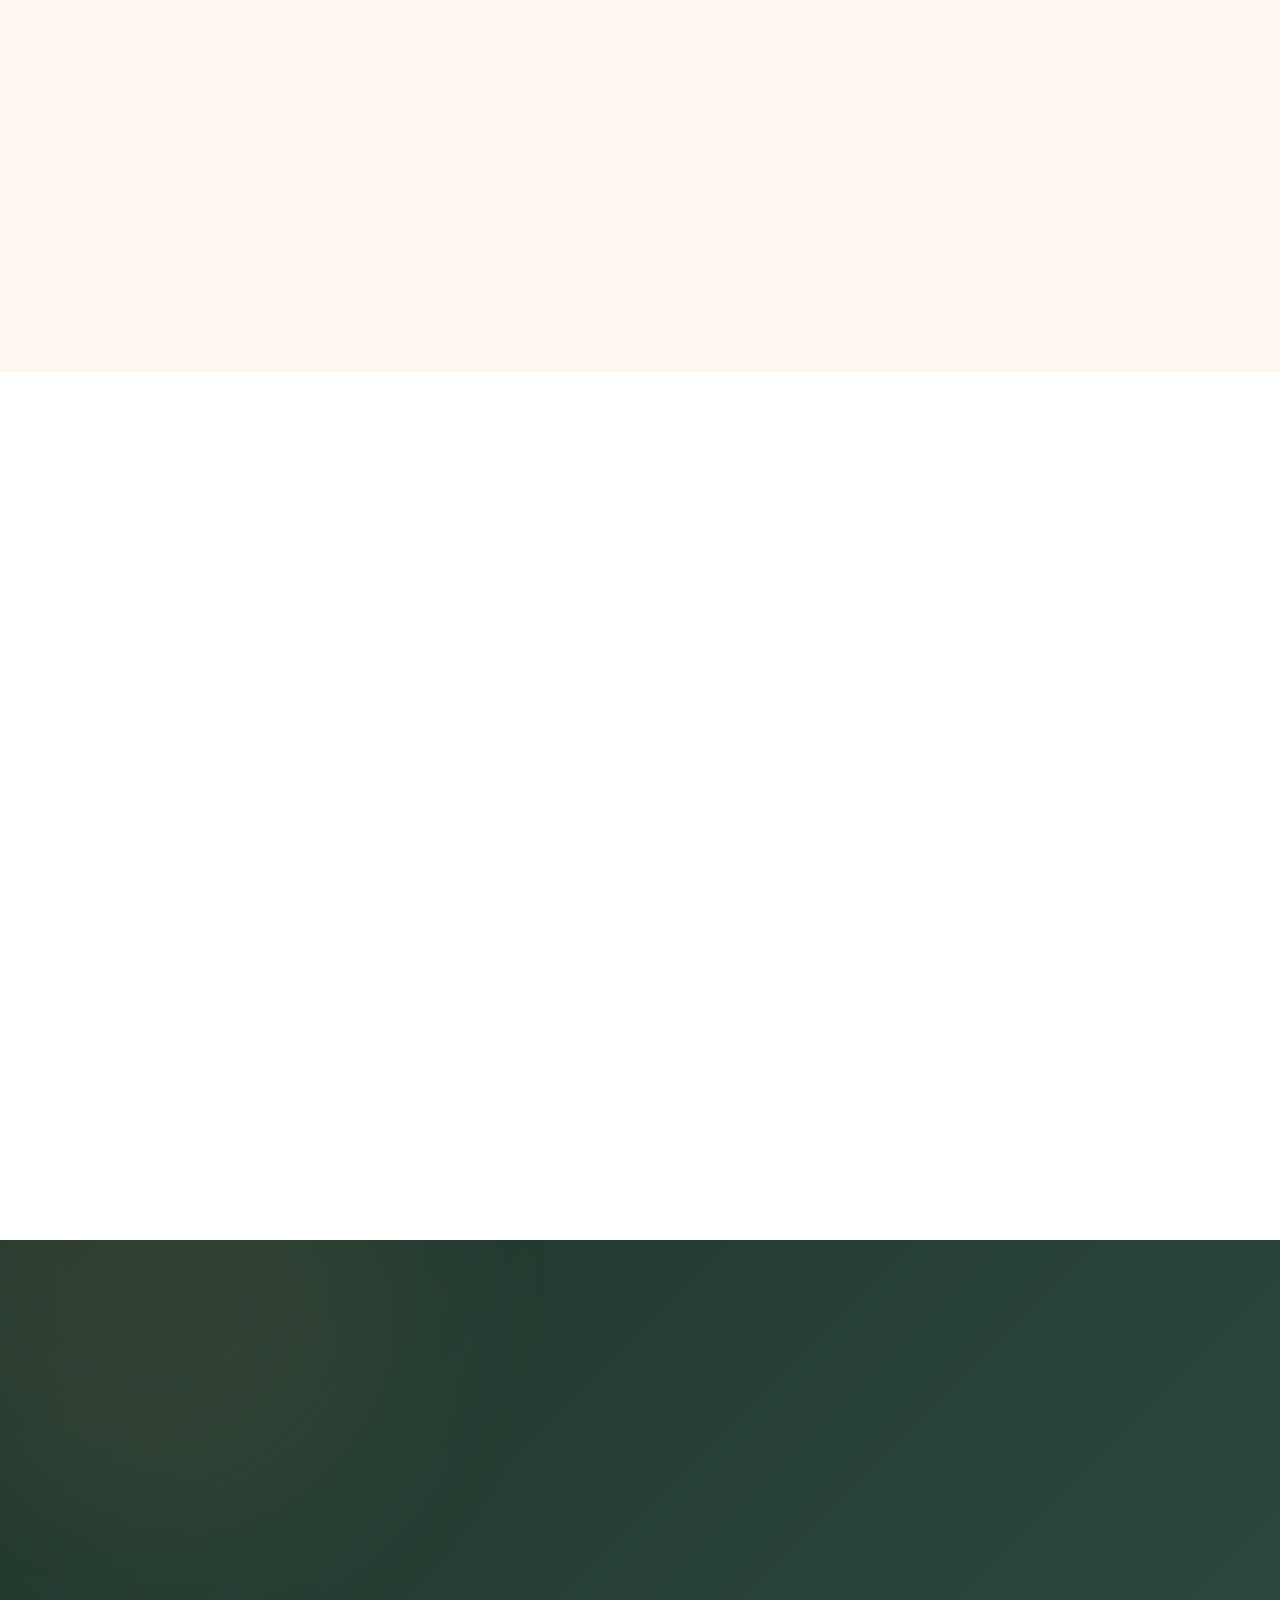
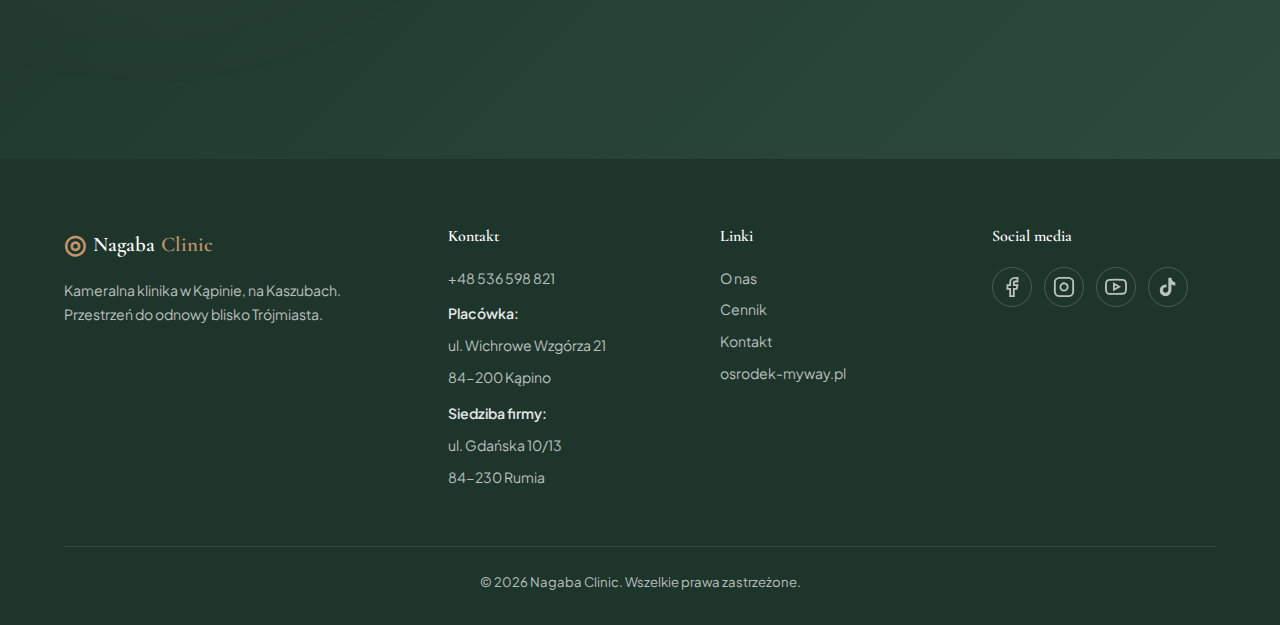
<file: kontakt.html>
<!DOCTYPE html>
<html lang="pl">
<head>
    <meta charset="UTF-8">
    <meta name="viewport" content="width=device-width, initial-scale=1.0">
    <title>Kontakt | Nagaba Clinic — Kameralna Klinika na Kaszubach</title>
    <meta name="description" content="Skontaktuj się z Nagaba Clinic. Telefon: 536 598 821. Placówka: ul. Wichrowe Wzgórza 21, Kąpino. Siedziba firmy: ul. Gdańska 10/13, Rumia. Czynne 24/7.">
    <meta name="robots" content="index, follow">
    <link rel="canonical" href="https://nagaba-clinic.pl/kontakt.html">

    <!-- Open Graph -->
    <meta property="og:title" content="Kontakt | Nagaba Clinic">
    <meta property="og:description" content="Skontaktuj się z Nagaba Clinic. Telefon: 536 598 821. Czynne 24/7.">
    <meta property="og:type" content="website">
    <meta property="og:url" content="https://nagaba-clinic.pl/kontakt.html">
    <meta property="og:locale" content="pl_PL">

    <!-- Fonts -->
    <link rel="preconnect" href="https://fonts.googleapis.com">
    <link rel="preconnect" href="https://fonts.gstatic.com" crossorigin>
    <link href="https://fonts.googleapis.com/css2?family=Cormorant+Garamond:ital,wght@0,400;0,500;0,600;0,700;1,400;1,500&family=Plus+Jakarta+Sans:wght@300;400;500;600;700&display=swap" rel="stylesheet">

    <!-- Schema.org -->
    <script type="application/ld+json">
    {
        "@context": "https://schema.org",
        "@type": "MedicalBusiness",
        "name": "Nagaba Clinic",
        "telephone": "+48536598821",
        "email": "kontakt@osrodek-myway.pl",
        "address": [
            {
                "@type": "PostalAddress",
                "name": "Placówka",
                "streetAddress": "Wichrowe Wzgórza 21",
                "addressLocality": "Kąpino",
                "postalCode": "84-200",
                "addressCountry": "PL"
            },
            {
                "@type": "PostalAddress",
                "name": "Siedziba firmy",
                "streetAddress": "Gdańska 10/13",
                "addressLocality": "Rumia",
                "postalCode": "84-230",
                "addressCountry": "PL"
            }
        ],
        "geo": {
            "@type": "GeoCoordinates",
            "latitude": 54.5256,
            "longitude": 18.4847
        },
        "openingHoursSpecification": {
            "@type": "OpeningHoursSpecification",
            "dayOfWeek": ["Monday","Tuesday","Wednesday","Thursday","Friday","Saturday","Sunday"],
            "opens": "00:00",
            "closes": "23:59"
        }
    }
    </script>

    <style>
        /* ---------- CSS Variables ---------- */
        :root {
            --cream: #FFF8F0;
            --cream-dark: #F5EDE3;
            --gold: #C4956A;
            --gold-light: #D4A87A;
            --gold-dark: #A07850;
            --green: #2D4A3E;
            --green-light: #3D6354;
            --green-dark: #1E352B;
            --gray: #6B7B7D;
            --gray-light: #9AACAE;
            --gray-dark: #4A5557;
            --white: #FFFFFF;
            --text: #2C2C2C;
            --text-light: #5A5A5A;

            --font-serif: 'Cormorant Garamond', Georgia, serif;
            --font-sans: 'Plus Jakarta Sans', -apple-system, BlinkMacSystemFont, sans-serif;

            --radius-sm: 8px;
            --radius-md: 16px;
            --radius-lg: 24px;
            --radius-xl: 32px;

            --shadow-sm: 0 2px 8px rgba(0,0,0,0.06);
            --shadow-md: 0 8px 32px rgba(0,0,0,0.08);
            --shadow-lg: 0 16px 48px rgba(0,0,0,0.12);

            --transition: 0.3s ease;
        }

        /* ---------- Reset ---------- */
        *, *::before, *::after { margin: 0; padding: 0; box-sizing: border-box; }
        html { scroll-behavior: smooth; scroll-padding-top: 80px; }

        body {
            font-family: var(--font-sans);
            color: var(--text);
            background: var(--cream);
            line-height: 1.7;
            font-size: 16px;
            -webkit-font-smoothing: antialiased;
            overflow-x: hidden;
            padding-top: 72px;
        }

        img { max-width: 100%; height: auto; display: block; }
        a { color: inherit; text-decoration: none; }
        .container { max-width: 1200px; margin: 0 auto; padding: 0 24px; }

        /* ---------- Section Headers ---------- */
        .section-label {
            font-family: var(--font-sans);
            font-size: 0.8rem;
            font-weight: 600;
            letter-spacing: 3px;
            text-transform: uppercase;
            color: var(--gold);
            margin-bottom: 12px;
        }

        .section-title {
            font-family: var(--font-serif);
            font-size: clamp(2rem, 4vw, 3.2rem);
            font-weight: 600;
            color: var(--green-dark);
            line-height: 1.15;
            margin-bottom: 24px;
        }

        .section-title em {
            font-style: italic;
            color: var(--gold-dark);
        }

        .section-header {
            text-align: center;
            margin-bottom: 60px;
        }

        .section-header p {
            font-size: 1.05rem;
            color: var(--text-light);
            max-width: 600px;
            margin: 0 auto;
            line-height: 1.8;
        }

        /* ---------- Buttons ---------- */
        .btn {
            display: inline-flex;
            align-items: center;
            gap: 8px;
            padding: 14px 32px;
            border-radius: 100px;
            font-family: var(--font-sans);
            font-size: 0.95rem;
            font-weight: 600;
            cursor: pointer;
            transition: all var(--transition);
            border: 2px solid transparent;
            text-decoration: none;
        }

        .btn--primary {
            background: var(--green);
            color: var(--white);
            border-color: var(--green);
        }

        .btn--primary:hover {
            background: var(--green-light);
            border-color: var(--green-light);
            transform: translateY(-2px);
            box-shadow: 0 8px 24px rgba(45, 74, 62, 0.3);
        }

        .btn--ghost {
            background: rgba(255,255,255,0.15);
            color: var(--white);
            border-color: rgba(255,255,255,0.3);
            backdrop-filter: blur(8px);
        }

        .btn--ghost:hover {
            background: rgba(255,255,255,0.25);
            border-color: rgba(255,255,255,0.5);
            transform: translateY(-2px);
        }

        .btn--gold {
            background: var(--gold);
            color: var(--white);
            border-color: var(--gold);
        }

        .btn--gold:hover {
            background: var(--gold-light);
            border-color: var(--gold-light);
            transform: translateY(-2px);
            box-shadow: 0 8px 24px rgba(196,149,106,0.4);
        }

        .btn--large {
            padding: 18px 40px;
            font-size: 1.05rem;
        }

        /* ---------- Navigation ---------- */
        .nav {
            position: fixed;
            top: 0; left: 0; right: 0;
            z-index: 1000;
            background: rgba(255, 248, 240, 0.85);
            backdrop-filter: blur(20px);
            -webkit-backdrop-filter: blur(20px);
            border-bottom: 1px solid rgba(196, 149, 106, 0.15);
            transition: all var(--transition);
        }

        .nav--scrolled { box-shadow: var(--shadow-sm); }

        .nav__container {
            max-width: 1200px;
            margin: 0 auto;
            padding: 0 24px;
            display: flex;
            align-items: center;
            justify-content: space-between;
            height: 72px;
        }

        .nav__logo {
            font-family: var(--font-serif);
            font-size: 1.5rem;
            font-weight: 600;
            color: var(--green-dark);
            display: flex;
            align-items: center;
            gap: 6px;
        }

        .nav__logo-icon { color: var(--gold); font-size: 1.6rem; }
        .nav__logo-accent { color: var(--gold); }

        .nav__links {
            display: flex;
            list-style: none;
            gap: 32px;
        }

        .nav__links a {
            font-size: 0.9rem;
            font-weight: 500;
            color: var(--gray-dark);
            transition: color var(--transition);
            position: relative;
        }

        .nav__links a::after {
            content: '';
            position: absolute;
            bottom: -4px; left: 0;
            width: 0; height: 2px;
            background: var(--gold);
            transition: width var(--transition);
        }

        .nav__links a:hover { color: var(--green); }
        .nav__links a:hover::after { width: 100%; }
        .nav__links a.active { color: var(--green); }
        .nav__links a.active::after { width: 100%; }

        .nav__cta {
            display: flex;
            align-items: center;
            gap: 6px;
            padding: 10px 20px;
            background: var(--green);
            color: var(--white);
            border-radius: 100px;
            font-size: 0.85rem;
            font-weight: 600;
            transition: all var(--transition);
        }

        .nav__cta:hover {
            background: var(--green-light);
            transform: translateY(-1px);
            box-shadow: 0 4px 16px rgba(45, 74, 62, 0.3);
        }

        .nav__hamburger {
            display: none;
            flex-direction: column;
            gap: 5px;
            background: none;
            border: none;
            cursor: pointer;
            padding: 4px;
        }

        .nav__hamburger span {
            display: block;
            width: 24px; height: 2px;
            background: var(--green-dark);
            transition: all var(--transition);
            border-radius: 2px;
        }

        /* ---------- Page Hero ---------- */
        .page-hero {
            background: linear-gradient(135deg, var(--green-dark) 0%, var(--green) 100%);
            padding: 100px 24px 80px;
            text-align: center;
            position: relative;
            overflow: hidden;
        }

        .page-hero::before {
            content: '';
            position: absolute;
            width: 500px; height: 500px;
            border-radius: 50%;
            background: rgba(196, 149, 106, 0.08);
            top: -200px; right: -100px;
            filter: blur(80px);
        }

        .page-hero::after {
            content: '';
            position: absolute;
            bottom: 0; left: 0; right: 0;
            height: 1px;
            background: linear-gradient(90deg, transparent, var(--gold), transparent);
        }

        .page-hero .overline {
            font-family: var(--font-sans);
            font-size: 0.8rem;
            font-weight: 600;
            letter-spacing: 4px;
            text-transform: uppercase;
            color: var(--gold-light);
            margin-bottom: 20px;
            display: block;
        }

        .page-hero h1 {
            font-family: var(--font-serif);
            font-size: clamp(2.5rem, 5vw, 3.8rem);
            font-weight: 700;
            color: var(--white);
            margin-bottom: 20px;
            line-height: 1.15;
        }

        .page-hero p {
            font-size: 1.1rem;
            color: rgba(255,255,255,0.7);
            max-width: 600px;
            margin: 0 auto;
            line-height: 1.8;
        }

        /* ---------- Contact Grid ---------- */
        .contact {
            padding: 100px 0;
            background: var(--white);
        }

        .contact__grid {
            display: grid;
            grid-template-columns: 1fr 1fr;
            gap: 64px;
            align-items: start;
        }

        .contact__info-cards {
            display: flex;
            flex-direction: column;
            gap: 20px;
        }

        .contact-card {
            background: var(--cream);
            border-radius: var(--radius-lg);
            padding: 32px;
            border: 1px solid rgba(196, 149, 106, 0.12);
            transition: all var(--transition);
            display: flex;
            align-items: flex-start;
            gap: 20px;
        }

        .contact-card:hover {
            transform: translateY(-3px);
            box-shadow: var(--shadow-md);
            border-color: rgba(196, 149, 106, 0.3);
        }

        .contact-card__icon {
            width: 52px; height: 52px;
            display: flex;
            align-items: center;
            justify-content: center;
            background: var(--green);
            border-radius: 50%;
            flex-shrink: 0;
        }

        .contact-card__icon svg {
            width: 24px; height: 24px;
            stroke: var(--white);
            stroke-width: 2;
            fill: none;
        }

        .contact-card__content h3 {
            font-family: var(--font-serif);
            font-size: 1.2rem;
            font-weight: 600;
            color: var(--green-dark);
            margin-bottom: 6px;
        }

        .contact-card__content p {
            font-size: 0.92rem;
            color: var(--text-light);
            line-height: 1.7;
        }

        .contact-card__content a {
            color: var(--gold-dark);
            font-weight: 600;
            transition: color var(--transition);
        }

        .contact-card__content a:hover {
            color: var(--green);
        }

        .contact-card--phone {
            background: var(--green-dark);
            border-color: var(--green-dark);
        }

        .contact-card--phone:hover {
            border-color: var(--gold);
        }

        .contact-card--phone .contact-card__icon {
            background: var(--gold);
        }

        .contact-card--phone h3 {
            color: var(--white);
        }

        .contact-card--phone p {
            color: rgba(255,255,255,0.7);
        }

        .contact-card--phone a {
            color: var(--gold-light);
            font-family: var(--font-serif);
            font-size: 1.8rem;
            font-weight: 700;
        }

        .contact-card--phone a:hover {
            color: var(--white);
        }

        /* Map */
        .contact__map {
            border-radius: var(--radius-xl);
            overflow: hidden;
            box-shadow: var(--shadow-lg);
            border: 1px solid rgba(196, 149, 106, 0.15);
        }

        .contact__map iframe {
            border: 0;
            border-radius: var(--radius-xl);
        }

        /* ---------- Social Section ---------- */
        .social {
            padding: 80px 0;
            background: var(--cream);
        }

        .social__grid {
            display: grid;
            grid-template-columns: repeat(4, 1fr);
            gap: 20px;
            max-width: 800px;
            margin: 0 auto;
        }

        .social-card {
            display: flex;
            flex-direction: column;
            align-items: center;
            gap: 12px;
            padding: 32px 20px;
            background: var(--white);
            border-radius: var(--radius-lg);
            border: 1px solid rgba(196, 149, 106, 0.12);
            transition: all 0.4s ease;
            text-align: center;
        }

        .social-card:hover {
            transform: translateY(-6px);
            box-shadow: var(--shadow-md);
            border-color: var(--gold);
        }

        .social-card__icon {
            width: 56px; height: 56px;
            display: flex;
            align-items: center;
            justify-content: center;
            background: var(--green);
            border-radius: 50%;
            color: var(--white);
            transition: all var(--transition);
        }

        .social-card:hover .social-card__icon {
            background: var(--gold);
        }

        .social-card__icon svg {
            width: 24px; height: 24px;
        }

        .social-card__name {
            font-family: var(--font-serif);
            font-size: 1.05rem;
            font-weight: 600;
            color: var(--green-dark);
        }

        /* ---------- Opening Hours ---------- */
        .hours {
            padding: 80px 0;
            background: var(--white);
        }

        .hours__card {
            max-width: 600px;
            margin: 0 auto;
            background: var(--green-dark);
            border-radius: var(--radius-xl);
            padding: 48px;
            text-align: center;
            position: relative;
            overflow: hidden;
        }

        .hours__card::before {
            content: '';
            position: absolute;
            width: 400px; height: 400px;
            border-radius: 50%;
            background: rgba(196, 149, 106, 0.06);
            top: -150px; right: -150px;
            filter: blur(60px);
        }

        .hours__badge {
            display: inline-flex;
            align-items: center;
            gap: 8px;
            padding: 8px 20px;
            background: rgba(76, 175, 80, 0.15);
            border: 1px solid rgba(76, 175, 80, 0.3);
            border-radius: 100px;
            margin-bottom: 24px;
        }

        .hours__dot {
            width: 8px; height: 8px;
            background: #4CAF50;
            border-radius: 50%;
            animation: pulse-dot 2s ease-in-out infinite;
        }

        @keyframes pulse-dot {
            0%, 100% { opacity: 1; transform: scale(1); }
            50% { opacity: 0.5; transform: scale(1.5); }
        }

        .hours__badge span {
            font-size: 0.85rem;
            font-weight: 600;
            color: #4CAF50;
        }

        .hours__title {
            font-family: var(--font-serif);
            font-size: 2.2rem;
            font-weight: 700;
            color: var(--white);
            margin-bottom: 12px;
        }

        .hours__text {
            font-size: 1rem;
            color: rgba(255,255,255,0.6);
            margin-bottom: 32px;
            line-height: 1.8;
        }

        .hours__days {
            display: grid;
            gap: 8px;
            margin-bottom: 32px;
        }

        .hours__row {
            display: flex;
            justify-content: space-between;
            align-items: center;
            padding: 10px 16px;
            border-radius: var(--radius-sm);
        }

        .hours__row:nth-child(odd) {
            background: rgba(255,255,255,0.04);
        }

        .hours__day {
            font-size: 0.9rem;
            color: rgba(255,255,255,0.7);
        }

        .hours__time {
            font-size: 0.9rem;
            font-weight: 600;
            color: var(--gold-light);
        }

        .hours__note {
            font-size: 0.85rem;
            color: rgba(255,255,255,0.5);
            font-style: italic;
        }

        /* ---------- CTA Section ---------- */
        .cta-section {
            padding: 120px 0;
            background: linear-gradient(135deg, var(--green-dark) 0%, var(--green) 100%);
            text-align: center;
            position: relative;
            overflow: hidden;
        }

        .cta-section::before {
            content: '';
            position: absolute;
            width: 500px; height: 500px;
            border-radius: 50%;
            background: rgba(196, 149, 106, 0.1);
            top: -200px; left: -100px;
            filter: blur(80px);
        }

        .cta-section__title {
            font-family: var(--font-serif);
            font-size: clamp(2rem, 4vw, 3.2rem);
            font-weight: 700;
            color: var(--white);
            margin-bottom: 20px;
        }

        .cta-section__title em {
            font-style: italic;
            color: var(--gold-light);
        }

        .cta-section__text {
            font-size: 1.1rem;
            color: rgba(255,255,255,0.7);
            max-width: 500px;
            margin: 0 auto 40px;
            line-height: 1.8;
        }

        .cta-section__buttons {
            display: flex;
            gap: 16px;
            justify-content: center;
            flex-wrap: wrap;
        }

        .cta-section .btn--gold {
            background: var(--gold);
            border-color: var(--gold);
            color: var(--white);
        }

        .cta-section .btn--gold:hover {
            background: var(--gold-light);
            border-color: var(--gold-light);
            box-shadow: 0 8px 24px rgba(196,149,106,0.4);
        }

        .cta-section .btn--ghost {
            color: var(--white);
            border-color: rgba(255,255,255,0.3);
        }

        .cta-section .btn--ghost:hover {
            background: rgba(255,255,255,0.1);
            border-color: var(--white);
        }

        /* ---------- Footer ---------- */
        .footer {
            padding: 64px 0 32px;
            background: var(--green-dark);
            color: rgba(255,255,255,0.7);
        }

        .footer__grid {
            display: grid;
            grid-template-columns: 1.5fr 1fr 1fr 1fr;
            gap: 48px;
            margin-bottom: 48px;
        }

        .footer__logo {
            font-family: var(--font-serif);
            font-size: 1.3rem;
            font-weight: 600;
            color: var(--white);
            display: flex;
            align-items: center;
            gap: 6px;
            margin-bottom: 12px;
        }

        .footer__desc { font-size: 0.88rem; line-height: 1.7; }

        .footer h4 {
            font-family: var(--font-serif);
            font-size: 1rem;
            font-weight: 600;
            color: var(--white);
            margin-bottom: 16px;
        }

        .footer__contact p, .footer__links p {
            font-size: 0.88rem;
            margin-bottom: 8px;
        }

        .footer__contact a, .footer__links a { transition: color var(--transition); }
        .footer__contact a:hover, .footer__links a:hover { color: var(--gold-light); }

        .footer__social-links { display: flex; gap: 12px; }

        .footer__social-links a {
            width: 40px; height: 40px;
            display: flex;
            align-items: center;
            justify-content: center;
            border-radius: 50%;
            border: 1px solid rgba(255,255,255,0.2);
            color: rgba(255,255,255,0.7);
            transition: all var(--transition);
        }

        .footer__social-links a:hover {
            background: var(--gold);
            border-color: var(--gold);
            color: var(--white);
            transform: translateY(-2px);
        }

        .footer__bottom {
            border-top: 1px solid rgba(255,255,255,0.1);
            padding-top: 24px;
            text-align: center;
            font-size: 0.82rem;
        }

        /* ---------- Floating CTA ---------- */
        .floating-cta {
            display: none;
            position: fixed;
            bottom: 24px; right: 24px;
            z-index: 999;
            background: var(--green);
            color: var(--white);
            padding: 14px 24px;
            border-radius: 100px;
            font-size: 0.9rem;
            font-weight: 600;
            align-items: center;
            gap: 8px;
            box-shadow: 0 8px 32px rgba(45, 74, 62, 0.4);
            transition: all var(--transition);
            animation: pulse-cta 3s ease-in-out infinite;
        }

        .floating-cta:hover {
            background: var(--green-light);
            transform: translateY(-2px);
        }

        @keyframes pulse-cta {
            0%, 100% { box-shadow: 0 8px 32px rgba(45, 74, 62, 0.4); }
            50% { box-shadow: 0 8px 48px rgba(45, 74, 62, 0.6); }
        }

        /* ---------- Animations ---------- */
        .fade-in {
            opacity: 0;
            transform: translateY(24px);
            transition: opacity 0.6s ease, transform 0.6s ease;
        }

        .fade-in--visible {
            opacity: 1;
            transform: translateY(0);
        }

        /* ---------- Responsive ---------- */
        @media (max-width: 1024px) {
            .contact__grid { grid-template-columns: 1fr; gap: 40px; }
            .social__grid { grid-template-columns: repeat(2, 1fr); }
            .footer__grid { grid-template-columns: repeat(2, 1fr); }
        }

        @media (max-width: 768px) {
            .nav__links { display: none; }
            .nav__cta { display: none; }
            .nav__hamburger { display: flex; }

            .nav__links--open {
                display: flex;
                flex-direction: column;
                position: absolute;
                top: 72px; left: 0; right: 0;
                background: var(--cream);
                padding: 24px;
                gap: 20px;
                border-bottom: 1px solid rgba(196, 149, 106, 0.15);
                box-shadow: var(--shadow-md);
            }

            .nav__links--open a { font-size: 1.1rem; }

            .page-hero h1 { font-size: 2.2rem; }
            .social__grid { grid-template-columns: repeat(2, 1fr); }

            .footer__grid { grid-template-columns: 1fr; gap: 32px; }

            .floating-cta { display: flex; }

            .hours__card { padding: 32px 24px; }
            .hours__title { font-size: 1.8rem; }

            .cta-section__buttons { flex-direction: column; align-items: center; }
            .btn--large { width: 100%; justify-content: center; }
        }

        @media (max-width: 480px) {
            .page-hero h1 { font-size: 1.8rem; }
            .page-hero { padding: 80px 24px 60px; }
            .social__grid { grid-template-columns: 1fr; max-width: 280px; margin: 0 auto; }
            .contact-card--phone a { font-size: 1.4rem; }
        }
    </style>
</head>
<body>

    <!-- ============ NAVIGATION ============ -->
    <nav class="nav" id="nav">
        <div class="nav__container">
            <a href="index.html" class="nav__logo">
                <span class="nav__logo-accent">MyWay</span><span class="nav__logo-amp">&amp;</span>
                Nagaba <span class="nav__logo-sub">Clinik</span>
            </a>
            <ul class="nav__links" id="navLinks">
                <li><a href="index.html">Strona główna</a></li>
                <li><a href="o-nas.html">O nas</a></li>
                <li><a href="cennik.html">Cennik</a></li>
                <li><a href="kontakt.html" class="active">Kontakt</a></li>
            </ul>
            <a href="tel:+48536598821" class="nav__cta">
                <svg width="18" height="18" viewBox="0 0 24 24" fill="none" stroke="currentColor" stroke-width="2" stroke-linecap="round" stroke-linejoin="round"><path d="M22 16.92v3a2 2 0 0 1-2.18 2 19.79 19.79 0 0 1-8.63-3.07 19.5 19.5 0 0 1-6-6 19.79 19.79 0 0 1-3.07-8.67A2 2 0 0 1 4.11 2h3a2 2 0 0 1 2 1.72 12.84 12.84 0 0 0 .7 2.81 2 2 0 0 1-.45 2.11L8.09 9.91a16 16 0 0 0 6 6l1.27-1.27a2 2 0 0 1 2.11-.45 12.84 12.84 0 0 0 2.81.7A2 2 0 0 1 22 16.92z"/></svg>
                536 598 821
            </a>
            <button class="nav__hamburger" id="hamburger" aria-label="Menu">
                <span></span><span></span><span></span>
            </button>
        </div>
    </nav>

    <!-- ============ PAGE HERO ============ -->
    <section class="page-hero">
        <div class="container">
            <span class="overline">Kontakt</span>
            <h1>Skontaktuj się z nami</h1>
            <p>Pierwszy krok to rozmowa. Zadzwoń, napisz lub odwiedź nas. Jesteśmy tu dla Ciebie.</p>
        </div>
    </section>

    <!-- ============ CONTACT INFO + MAP ============ -->
    <section class="contact">
        <div class="container">
            <div class="contact__grid">
                <div class="contact__info-cards fade-in">
                    <!-- Phone (highlighted) -->
                    <div class="contact-card contact-card--phone">
                        <div class="contact-card__icon">
                            <svg viewBox="0 0 24 24"><path d="M22 16.92v3a2 2 0 0 1-2.18 2 19.79 19.79 0 0 1-8.63-3.07 19.5 19.5 0 0 1-6-6 19.79 19.79 0 0 1-3.07-8.67A2 2 0 0 1 4.11 2h3a2 2 0 0 1 2 1.72 12.84 12.84 0 0 0 .7 2.81 2 2 0 0 1-.45 2.11L8.09 9.91a16 16 0 0 0 6 6l1.27-1.27a2 2 0 0 1 2.11-.45 12.84 12.84 0 0 0 2.81.7A2 2 0 0 1 22 16.92z"></path></svg>
                        </div>
                        <div class="contact-card__content">
                            <h3>Telefon</h3>
                            <p><a href="tel:+48536598821">536 598 821</a></p>
                            <p style="font-size:0.82rem; margin-top:4px;">Bezpłatna rozmowa wstępna</p>
                        </div>
                    </div>

                    <!-- Address: Placówka -->
                    <div class="contact-card">
                        <div class="contact-card__icon">
                            <svg viewBox="0 0 24 24"><path d="M21 10c0 7-9 13-9 13s-9-6-9-13a9 9 0 0 1 18 0z"></path><circle cx="12" cy="10" r="3"></circle></svg>
                        </div>
                        <div class="contact-card__content">
                            <h3>Placówka</h3>
                            <p>ul. Wichrowe Wzgórza 21<br>84-200 Kąpino</p>
                        </div>
                    </div>

                    <!-- Address: Siedziba firmy -->
                    <div class="contact-card">
                        <div class="contact-card__icon">
                            <svg viewBox="0 0 24 24"><rect x="2" y="3" width="20" height="14" rx="2" ry="2"></rect><line x1="8" y1="21" x2="16" y2="21"></line><line x1="12" y1="17" x2="12" y2="21"></line></svg>
                        </div>
                        <div class="contact-card__content">
                            <h3>Siedziba firmy</h3>
                            <p>ul. Gdańska 10/13<br>84-230 Rumia</p>
                        </div>
                    </div>

                    <!-- Email -->
                    <div class="contact-card">
                        <div class="contact-card__icon">
                            <svg viewBox="0 0 24 24"><path d="M4 4h16c1.1 0 2 .9 2 2v12c0 1.1-.9 2-2 2H4c-1.1 0-2-.9-2-2V6c0-1.1.9-2 2-2z"></path><polyline points="22,6 12,13 2,6"></polyline></svg>
                        </div>
                        <div class="contact-card__content">
                            <h3>E-mail</h3>
                            <p><a href="mailto:kontakt@osrodek-myway.pl">kontakt@osrodek-myway.pl</a></p>
                        </div>
                    </div>

                    <!-- Hours -->
                    <div class="contact-card">
                        <div class="contact-card__icon">
                            <svg viewBox="0 0 24 24"><circle cx="12" cy="12" r="10"></circle><polyline points="12 6 12 12 16 14"></polyline></svg>
                        </div>
                        <div class="contact-card__content">
                            <h3>Godziny otwarcia</h3>
                            <p>Czynne <strong>24/7</strong><br>Przyjmujemy telefony o każdej porze</p>
                        </div>
                    </div>
                </div>

                <!-- Map -->
                <div class="contact__map fade-in">
                    <iframe
                        src="https://www.google.com/maps/embed?pb=!1m18!1m12!1m3!1d2320.0!2d18.4847!3d54.5256!2m3!1f0!2f0!3f0!3m2!1i1024!2i768!4f13.1!3m3!1m2!1s0x46fd0b5a5c5c5c5d%3A0x0!2zV2ljaHJvd2UgV3pnw7NyemEgMjEsIEvEhXBpbm8!5e0!3m2!1spl!2spl!4v1700000000000!5m2!1spl!2spl"
                        width="100%"
                        height="580"
                        style="border:0; border-radius: 24px;"
                        allowfullscreen=""
                        loading="lazy"
                        referrerpolicy="no-referrer-when-downgrade"
                        title="Lokalizacja Nagaba Clinic w Kąpinie"
                    ></iframe>
                </div>
            </div>
        </div>
    </section>

    <!-- ============ SOCIAL MEDIA ============ -->
    <section class="social">
        <div class="container">
            <div class="section-header fade-in">
                <p class="section-label">Social media</p>
                <h2 class="section-title">Znajdziesz nas <em>również na</em></h2>
            </div>

            <div class="social__grid">
                <a href="https://www.facebook.com/osrodekleczeniauzalezniencom" target="_blank" rel="noopener" class="social-card fade-in">
                    <div class="social-card__icon">
                        <svg viewBox="0 0 24 24" fill="currentColor"><path d="M18 2h-3a5 5 0 0 0-5 5v3H7v4h3v8h4v-8h3l1-4h-4V7a1 1 0 0 1 1-1h3z"></path></svg>
                    </div>
                    <span class="social-card__name">Facebook</span>
                </a>

                <a href="https://www.youtube.com/@krystiannagaba" target="_blank" rel="noopener" class="social-card fade-in">
                    <div class="social-card__icon">
                        <svg viewBox="0 0 24 24" fill="currentColor"><path d="M22.54 6.42a2.78 2.78 0 0 0-1.94-2C18.88 4 12 4 12 4s-6.88 0-8.6.46a2.78 2.78 0 0 0-1.94 2A29 29 0 0 0 1 11.75a29 29 0 0 0 .46 5.33A2.78 2.78 0 0 0 3.4 19c1.72.46 8.6.46 8.6.46s6.88 0 8.6-.46a2.78 2.78 0 0 0 1.94-2 29 29 0 0 0 .46-5.25 29 29 0 0 0-.46-5.33z"></path><polygon points="9.75 15.02 15.5 11.75 9.75 8.48 9.75 15.02"></polygon></svg>
                    </div>
                    <span class="social-card__name">YouTube</span>
                </a>

                <a href="https://www.instagram.com/krystiannagaba/" target="_blank" rel="noopener" class="social-card fade-in">
                    <div class="social-card__icon">
                        <svg viewBox="0 0 24 24" fill="none" stroke="currentColor" stroke-width="2"><rect x="2" y="2" width="20" height="20" rx="5" ry="5"></rect><path d="M16 11.37A4 4 0 1 1 12.63 8 4 4 0 0 1 16 11.37z"></path><line x1="17.5" y1="6.5" x2="17.51" y2="6.5"></line></svg>
                    </div>
                    <span class="social-card__name">Instagram</span>
                </a>

                <a href="https://www.tiktok.com/@krystian.nagaba" target="_blank" rel="noopener" class="social-card fade-in">
                    <div class="social-card__icon">
                        <svg viewBox="0 0 24 24" fill="currentColor"><path d="M19.59 6.69a4.83 4.83 0 0 1-3.77-4.25V2h-3.45v13.67a2.89 2.89 0 0 1-5.2 1.74 2.89 2.89 0 0 1 2.31-4.64 2.93 2.93 0 0 1 .88.13V9.4a6.84 6.84 0 0 0-1-.05A6.33 6.33 0 0 0 5 20.1a6.34 6.34 0 0 0 10.86-4.43v-7a8.16 8.16 0 0 0 4.77 1.52v-3.4a4.85 4.85 0 0 1-1-.1z"></path></svg>
                    </div>
                    <span class="social-card__name">TikTok</span>
                </a>
            </div>
        </div>
    </section>

    <!-- ============ OPENING HOURS ============ -->
    <section class="hours">
        <div class="container">
            <div class="hours__card fade-in">
                <div class="hours__badge">
                    <span class="hours__dot"></span>
                    <span>Czynne teraz</span>
                </div>
                <h2 class="hours__title">Godziny otwarcia</h2>
                <p class="hours__text">Jesteśmy dostępni dla Ciebie o każdej porze dnia i nocy.</p>
                <div class="hours__days">
                    <div class="hours__row">
                        <span class="hours__day">Poniedziałek</span>
                        <span class="hours__time">24h</span>
                    </div>
                    <div class="hours__row">
                        <span class="hours__day">Wtorek</span>
                        <span class="hours__time">24h</span>
                    </div>
                    <div class="hours__row">
                        <span class="hours__day">Środa</span>
                        <span class="hours__time">24h</span>
                    </div>
                    <div class="hours__row">
                        <span class="hours__day">Czwartek</span>
                        <span class="hours__time">24h</span>
                    </div>
                    <div class="hours__row">
                        <span class="hours__day">Piątek</span>
                        <span class="hours__time">24h</span>
                    </div>
                    <div class="hours__row">
                        <span class="hours__day">Sobota</span>
                        <span class="hours__time">24h</span>
                    </div>
                    <div class="hours__row">
                        <span class="hours__day">Niedziela</span>
                        <span class="hours__time">24h</span>
                    </div>
                </div>
                <p class="hours__note">Telefon odbieramy o każdej porze. W nagłych sytuacjach nie wahaj się dzwonić.</p>
            </div>
        </div>
    </section>

    <!-- ============ CTA ============ -->
    <section class="cta-section">
        <div class="container">
            <div class="cta-section__content fade-in">
                <h2 class="cta-section__title">Gotowy na <em>pierwszy krok</em>?</h2>
                <p class="cta-section__text">Zadzwoń do nas — porozmawiamy o Twojej sytuacji. Bez zobowiązań, bez oceniania. Jesteśmy tu dla Ciebie.</p>
                <div class="cta-section__buttons">
                    <a href="tel:+48536598821" class="btn btn--gold btn--large">
                        <svg width="22" height="22" viewBox="0 0 24 24" fill="none" stroke="currentColor" stroke-width="2" stroke-linecap="round" stroke-linejoin="round"><path d="M22 16.92v3a2 2 0 0 1-2.18 2 19.79 19.79 0 0 1-8.63-3.07 19.5 19.5 0 0 1-6-6 19.79 19.79 0 0 1-3.07-8.67A2 2 0 0 1 4.11 2h3a2 2 0 0 1 2 1.72 12.84 12.84 0 0 0 .7 2.81 2 2 0 0 1-.45 2.11L8.09 9.91a16 16 0 0 0 6 6l1.27-1.27a2 2 0 0 1 2.11-.45 12.84 12.84 0 0 0 2.81.7A2 2 0 0 1 22 16.92z"/></svg>
                        536 598 821
                    </a>
                    <a href="https://osrodek-myway.pl" class="btn btn--ghost btn--large" target="_blank" rel="noopener">Dowiedz się więcej</a>
                </div>
            </div>
        </div>
    </section>

    <!-- ============ FOOTER ============ -->
    <footer class="footer">
        <div class="container">
            <div class="footer__grid">
                <div class="footer__brand">
                    <a href="index.html" class="footer__logo">
                        <span style="color:#C4956A; font-size:1.6rem;">&#9678;</span>
                        Nagaba <span style="color:#C4956A;">Clinic</span>
                    </a>
                    <p class="footer__desc">Kameralna klinika w Kąpinie, na Kaszubach. Przestrzeń do odnowy blisko Trójmiasta.</p>
                </div>
                <div class="footer__contact">
                    <h4>Kontakt</h4>
                    <p><a href="tel:+48536598821">+48 536 598 821</a></p>
                    <p style="margin-top: 12px; font-weight: 600; color: rgba(255,255,255,0.9);">Placówka:</p>
                    <p>ul. Wichrowe Wzgórza 21</p>
                    <p>84-200 Kąpino</p>
                    <p style="margin-top: 12px; font-weight: 600; color: rgba(255,255,255,0.9);">Siedziba firmy:</p>
                    <p>ul. Gdańska 10/13</p>
                    <p>84-230 Rumia</p>
                </div>
                <div class="footer__links">
                    <h4>Linki</h4>
                    <p><a href="o-nas.html">O nas</a></p>
                    <p><a href="cennik.html">Cennik</a></p>
                    <p><a href="kontakt.html">Kontakt</a></p>
                    <p><a href="https://osrodek-myway.pl" target="_blank" rel="noopener">osrodek-myway.pl</a></p>
                </div>
                <div class="footer__social">
                    <h4>Social media</h4>
                    <div class="footer__social-links">
                        <a href="https://www.facebook.com/osrodekleczeniauzalezniencom" target="_blank" rel="noopener" aria-label="Facebook">
                            <svg width="22" height="22" viewBox="0 0 24 24" fill="none" stroke="currentColor" stroke-width="2"><path d="M18 2h-3a5 5 0 0 0-5 5v3H7v4h3v8h4v-8h3l1-4h-4V7a1 1 0 0 1 1-1h3z"/></svg>
                        </a>
                        <a href="https://www.instagram.com/krystiannagaba/" target="_blank" rel="noopener" aria-label="Instagram">
                            <svg width="22" height="22" viewBox="0 0 24 24" fill="none" stroke="currentColor" stroke-width="2"><rect x="2" y="2" width="20" height="20" rx="5" ry="5"/><path d="M16 11.37A4 4 0 1 1 12.63 8 4 4 0 0 1 16 11.37z"/><line x1="17.5" y1="6.5" x2="17.51" y2="6.5"/></svg>
                        </a>
                        <a href="https://www.youtube.com/@krystiannagaba" target="_blank" rel="noopener" aria-label="YouTube">
                            <svg width="22" height="22" viewBox="0 0 24 24" fill="none" stroke="currentColor" stroke-width="2"><path d="M22.54 6.42a2.78 2.78 0 0 0-1.94-2C18.88 4 12 4 12 4s-6.88 0-8.6.46a2.78 2.78 0 0 0-1.94 2A29 29 0 0 0 1 11.75a29 29 0 0 0 .46 5.33A2.78 2.78 0 0 0 3.4 19.1c1.72.46 8.6.46 8.6.46s6.88 0 8.6-.46a2.78 2.78 0 0 0 1.94-2 29 29 0 0 0 .46-5.25 29 29 0 0 0-.46-5.33z"/><polygon points="9.75 15.02 15.5 11.75 9.75 8.48 9.75 15.02"/></svg>
                        </a>
                        <a href="https://www.tiktok.com/@krystian.nagaba" target="_blank" rel="noopener" aria-label="TikTok">
                            <svg width="22" height="22" viewBox="0 0 24 24" fill="currentColor"><path d="M19.59 6.69a4.83 4.83 0 0 1-3.77-4.25V2h-3.45v13.67a2.89 2.89 0 0 1-2.88 2.5 2.89 2.89 0 0 1 0-5.78 2.92 2.92 0 0 1 .88.13V9.4a6.84 6.84 0 0 0-1-.05A6.33 6.33 0 0 0 3 15.57 6.33 6.33 0 0 0 9.37 22a6.33 6.33 0 0 0 6.33-6.33V9.31a8.16 8.16 0 0 0 4.29 1.2V7.15a4.85 4.85 0 0 1-.4-.46z"/></svg>
                        </a>
                    </div>
                </div>
            </div>
            <div class="footer__bottom">
                <p>&copy; 2026 Nagaba Clinic. Wszelkie prawa zastrzeżone.</p>
            </div>
        </div>
    </footer>

    <!-- ============ FLOATING CTA (MOBILE) ============ -->
    <a href="tel:+48536598821" class="floating-cta" aria-label="Zadzwoń">
        <svg width="24" height="24" viewBox="0 0 24 24" fill="none" stroke="currentColor" stroke-width="2" stroke-linecap="round" stroke-linejoin="round"><path d="M22 16.92v3a2 2 0 0 1-2.18 2 19.79 19.79 0 0 1-8.63-3.07 19.5 19.5 0 0 1-6-6 19.79 19.79 0 0 1-3.07-8.67A2 2 0 0 1 4.11 2h3a2 2 0 0 1 2 1.72 12.84 12.84 0 0 0 .7 2.81 2 2 0 0 1-.45 2.11L8.09 9.91a16 16 0 0 0 6 6l1.27-1.27a2 2 0 0 1 2.11-.45 12.84 12.84 0 0 0 2.81.7A2 2 0 0 1 22 16.92z"/></svg>
        <span>Zadzwoń</span>
    </a>

    <script>
        // Mobile menu toggle
        document.getElementById('hamburger').addEventListener('click', function() {
            document.getElementById('navLinks').classList.toggle('nav__links--open');
        });

        // Scroll animations
        const observer = new IntersectionObserver((entries) => {
            entries.forEach(entry => {
                if (entry.isIntersecting) {
                    entry.target.classList.add('fade-in--visible');
                }
            });
        }, { threshold: 0.1 });

        document.querySelectorAll('.fade-in').forEach(el => observer.observe(el));

        // Nav scroll effect
        window.addEventListener('scroll', () => {
            document.getElementById('nav').classList.toggle('nav--scrolled', window.scrollY > 50);
        });
    </script>

</body>
</html>
</file>
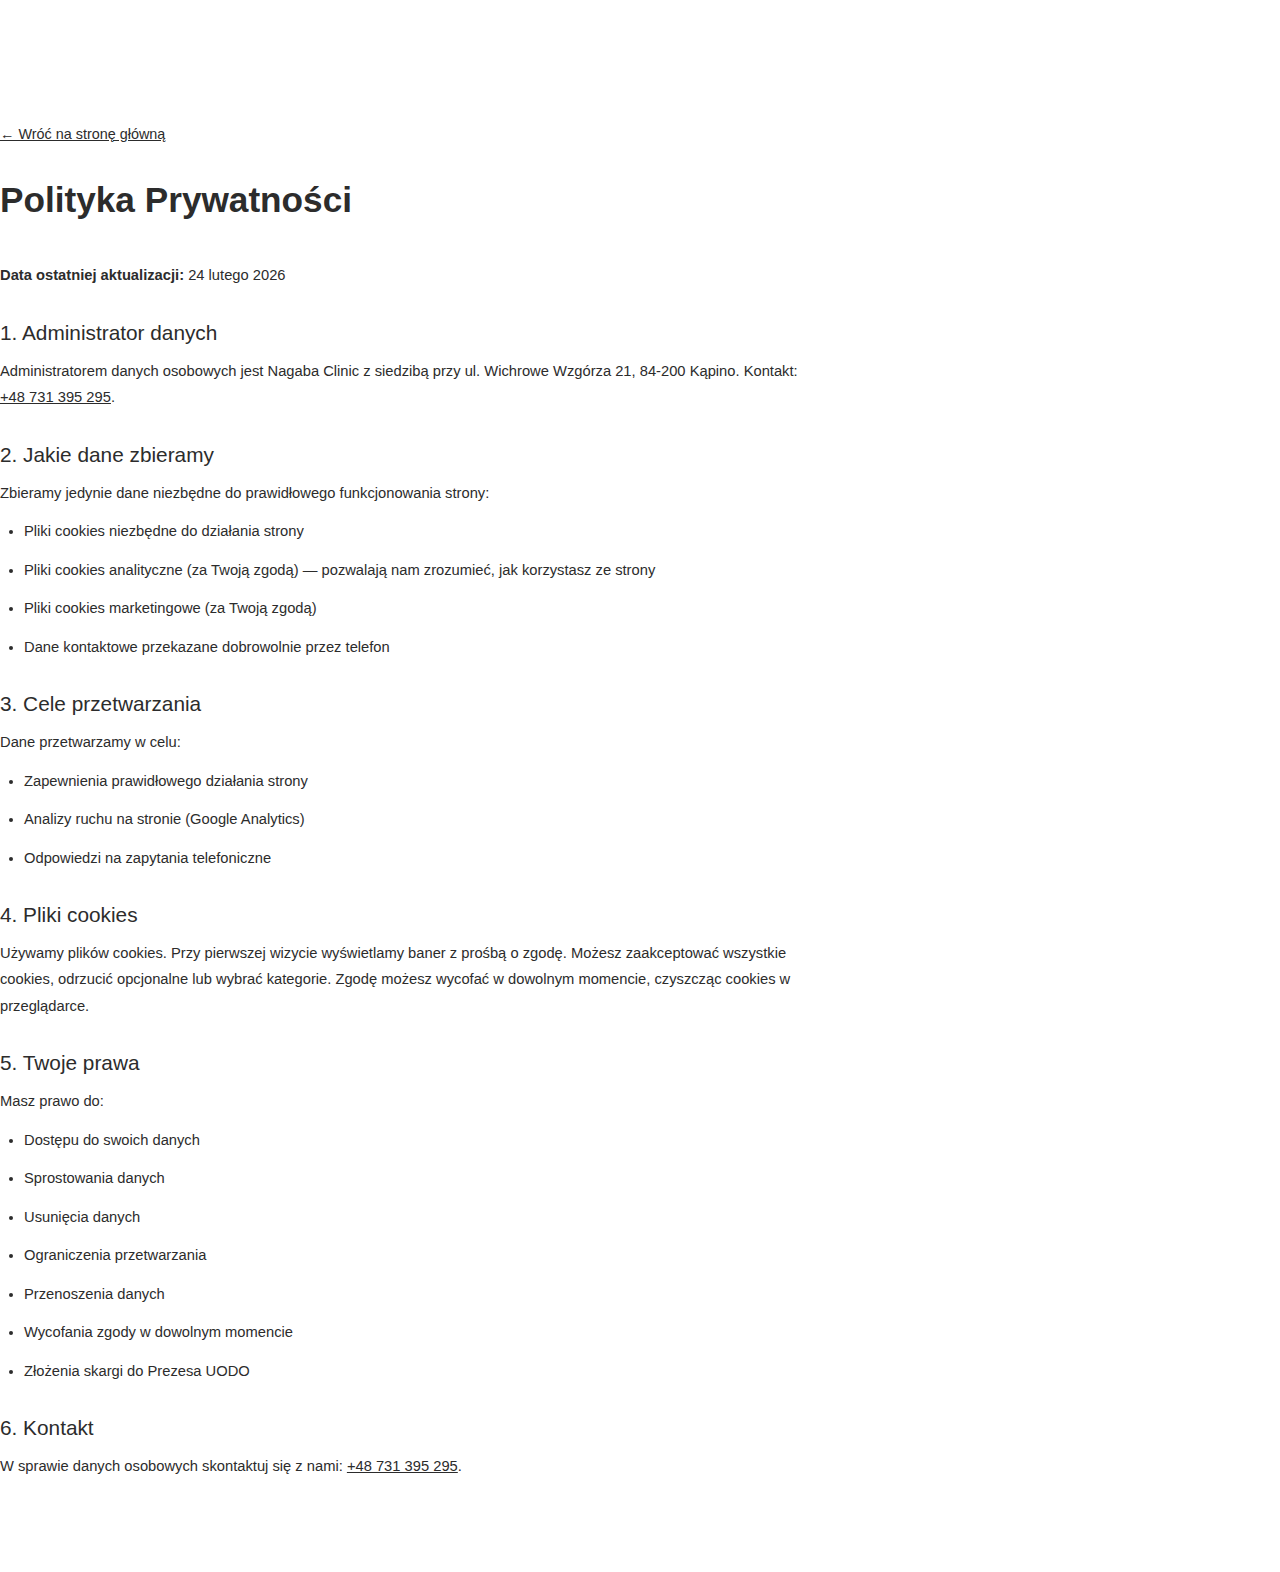
<file: polityka-prywatnosci.html>
<!DOCTYPE html>
<html lang="pl">
<head>
    <meta charset="UTF-8">
    <meta name="viewport" content="width=device-width, initial-scale=1.0">
    <title>Polityka Prywatności | Nagaba Clinic</title>
    <meta name="robots" content="noindex, nofollow">
    <link rel="preconnect" href="https://fonts.googleapis.com">
    <link rel="preconnect" href="https://fonts.gstatic.com" crossorigin>
    <link href="https://fonts.googleapis.com/css2?family=Playfair+Display:wght@400;600;700&family=Inter:wght@300;400;500;600&display=swap" rel="stylesheet">
    <link rel="stylesheet" href="style.css">
    <style>
        .policy { padding: 120px 0 80px; background: var(--white); }
        .policy h1 { font-family: var(--font-serif); font-size: 2.2rem; color: var(--green-dark); margin-bottom: 32px; }
        .policy h2 { font-family: var(--font-serif); font-size: 1.3rem; color: var(--green-dark); margin: 32px 0 12px; }
        .policy p, .policy li { font-size: 0.92rem; color: var(--text-light); line-height: 1.8; margin-bottom: 12px; }
        .policy ul { padding-left: 24px; }
        .policy a { color: var(--gold-dark); text-decoration: underline; }
        .back-link { display: inline-flex; align-items: center; gap: 6px; margin-bottom: 24px; font-size: 0.9rem; color: var(--green); font-weight: 500; }
    </style>
</head>
<body>
    <section class="policy">
        <div class="container" style="max-width: 800px;">
            <a href="/" class="back-link">&larr; Wróć na stronę główną</a>
            <h1>Polityka Prywatności</h1>
            <p><strong>Data ostatniej aktualizacji:</strong> 24 lutego 2026</p>

            <h2>1. Administrator danych</h2>
            <p>Administratorem danych osobowych jest Nagaba Clinic z siedzibą przy ul. Wichrowe Wzgórza 21, 84-200 Kąpino. Kontakt: <a href="tel:+48731395295">+48 731 395 295</a>.</p>

            <h2>2. Jakie dane zbieramy</h2>
            <p>Zbieramy jedynie dane niezbędne do prawidłowego funkcjonowania strony:</p>
            <ul>
                <li>Pliki cookies niezbędne do działania strony</li>
                <li>Pliki cookies analityczne (za Twoją zgodą) — pozwalają nam zrozumieć, jak korzystasz ze strony</li>
                <li>Pliki cookies marketingowe (za Twoją zgodą)</li>
                <li>Dane kontaktowe przekazane dobrowolnie przez telefon</li>
            </ul>

            <h2>3. Cele przetwarzania</h2>
            <p>Dane przetwarzamy w celu:</p>
            <ul>
                <li>Zapewnienia prawidłowego działania strony</li>
                <li>Analizy ruchu na stronie (Google Analytics)</li>
                <li>Odpowiedzi na zapytania telefoniczne</li>
            </ul>

            <h2>4. Pliki cookies</h2>
            <p>Używamy plików cookies. Przy pierwszej wizycie wyświetlamy baner z prośbą o zgodę. Możesz zaakceptować wszystkie cookies, odrzucić opcjonalne lub wybrać kategorie. Zgodę możesz wycofać w dowolnym momencie, czyszcząc cookies w przeglądarce.</p>

            <h2>5. Twoje prawa</h2>
            <p>Masz prawo do:</p>
            <ul>
                <li>Dostępu do swoich danych</li>
                <li>Sprostowania danych</li>
                <li>Usunięcia danych</li>
                <li>Ograniczenia przetwarzania</li>
                <li>Przenoszenia danych</li>
                <li>Wycofania zgody w dowolnym momencie</li>
                <li>Złożenia skargi do Prezesa UODO</li>
            </ul>

            <h2>6. Kontakt</h2>
            <p>W sprawie danych osobowych skontaktuj się z nami: <a href="tel:+48731395295">+48 731 395 295</a>.</p>
        </div>
    </section>
</body>
</html>
</file>
<file: style.css>
/* ===========================================
   NAGABA CLINIC v2 — Fresh layouts
   =========================================== */

:root {
    --bg: #FAF7F2;
    --bg2: #F2EDE5;
    --white: #fff;
    --green: #2D4A3E;
    --green-l: #3D6354;
    --green-d: #1E352B;
    --gold: #C4956A;
    --gold-l: #D4AA80;
    --gold-d: #A07850;
    --txt: #2C2C2C;
    --txt2: #5A5A5A;
    --gray: #9AACAE;
    --serif: 'Cormorant Garamond', Georgia, serif;
    --sans: 'Plus Jakarta Sans', -apple-system, sans-serif;
    --r: 16px;
    --r2: 24px;
}

*, *::before, *::after { margin: 0; padding: 0; box-sizing: border-box; }
html { scroll-behavior: smooth; scroll-padding-top: 72px; }
body { font-family: var(--sans); color: var(--txt); background: var(--bg); line-height: 1.7; -webkit-font-smoothing: antialiased; overflow-x: hidden; }
a { color: inherit; text-decoration: none; }
img { max-width: 100%; display: block; }

/* ---- Labels ---- */
.label {
    font-size: .75rem; font-weight: 700; letter-spacing: 3px;
    text-transform: uppercase; color: var(--gold); margin-bottom: 14px;
}

h2 {
    font-family: var(--serif); font-size: clamp(2rem, 4.5vw, 3.4rem);
    font-weight: 400; line-height: 1.2; color: var(--green-d);
}
h2 em { font-style: italic; color: var(--gold-d); }

/* ---- Buttons ---- */
.btn {
    display: inline-flex; align-items: center; gap: 8px;
    padding: 14px 32px; border-radius: 100px;
    font-family: var(--sans); font-size: .9rem; font-weight: 600;
    cursor: pointer; transition: all .3s; border: 2px solid transparent;
}
.btn--primary { background: var(--green); color: #fff; border-color: var(--green); }
.btn--primary:hover { background: var(--green-l); transform: translateY(-2px); box-shadow: 0 8px 24px rgba(45,74,62,.25); }
.btn--outline { background: transparent; color: var(--green); border-color: var(--green); }
.btn--outline:hover { background: var(--green); color: #fff; }
.btn--big { background: var(--gold); color: #fff; border-color: var(--gold); padding: 18px 44px; font-size: 1.1rem; }
.btn--big:hover { background: var(--gold-l); transform: translateY(-2px); box-shadow: 0 12px 32px rgba(196,149,106,.35); }
.btn--outline-light { background: transparent; color: #fff; border-color: rgba(255,255,255,.4); }
.btn--outline-light:hover { background: rgba(255,255,255,.1); border-color: #fff; }

/* ---- Animations ---- */
.anim { opacity: 0; transform: translateY(30px); transition: opacity .7s ease, transform .7s ease; }
.anim--visible { opacity: 1; transform: translateY(0); }

/* ===========================================
   NAV — minimal, pill style
   =========================================== */
.nav {
    position: fixed; top: 12px; left: 50%; transform: translateX(-50%);
    z-index: 1000; display: flex; align-items: center; gap: 24px;
    background: rgba(255,255,255,.75); backdrop-filter: blur(20px);
    -webkit-backdrop-filter: blur(20px);
    padding: 10px 10px 10px 24px; border-radius: 100px;
    border: 1px solid rgba(196,149,106,.15);
    box-shadow: 0 4px 24px rgba(0,0,0,.06);
    max-width: 720px; width: calc(100% - 32px);
}
.nav__logo { font-family: var(--serif); font-size: 1.2rem; color: var(--green-d); white-space: nowrap; }
.nav__logo span { color: var(--gold); }
.nav__links { display: flex; gap: 20px; margin: 0 auto; }
.nav__links a { font-size: .82rem; font-weight: 500; color: var(--txt2); transition: color .3s; }
.nav__links a:hover { color: var(--green); }
.nav__cta {
    display: flex; align-items: center; gap: 6px;
    padding: 8px 18px; background: var(--green); color: #fff;
    border-radius: 100px; font-size: .8rem; font-weight: 600;
    white-space: nowrap; transition: all .3s;
}
.nav__cta:hover { background: var(--green-l); }
.nav__dot { width: 6px; height: 6px; background: #6ddb82; border-radius: 50%; animation: pulse 2s infinite; }
@keyframes pulse { 0%,100%{opacity:1} 50%{opacity:.4} }
.nav__burger { display: none; background: none; border: none; cursor: pointer; padding: 8px; flex-direction: column; gap: 4px; }
.nav__burger span { display: block; width: 20px; height: 2px; background: var(--green-d); border-radius: 2px; transition: .3s; }

/* ===========================================
   HERO — asymmetric split
   =========================================== */
.hero {
    min-height: 100vh; display: grid; grid-template-columns: 1fr 1fr;
    padding: 100px 48px 60px; gap: 48px; align-items: center;
    position: relative;
}
.hero__text { max-width: 560px; justify-self: end; }
.hero__tag {
    display: inline-block; padding: 6px 16px;
    background: rgba(45,74,62,.06); border: 1px solid rgba(45,74,62,.12);
    border-radius: 100px; font-size: .78rem; font-weight: 600;
    color: var(--green); margin-bottom: 24px; letter-spacing: .5px;
}
.hero h1 {
    font-family: var(--serif); font-size: clamp(2.8rem, 5.5vw, 4.5rem);
    font-weight: 400; line-height: 1.1; color: var(--green-d); margin-bottom: 24px;
}
.hero h1 em { font-style: italic; color: var(--gold-d); }
.hero__desc { font-size: 1.05rem; color: var(--txt2); max-width: 440px; margin-bottom: 36px; }
.hero__btns { display: flex; gap: 12px; flex-wrap: wrap; }

/* Hero visual — photo + floating cards */
.hero__visual {
    position: relative; justify-self: start; min-height: 480px;
}
.hero__photo {
    width: 100%; max-width: 480px; border-radius: var(--r2);
    object-fit: cover; aspect-ratio: 4/3;
    box-shadow: 0 20px 60px rgba(0,0,0,.12);
}
.hero__card {
    position: absolute; background: rgba(255,255,255,.9); backdrop-filter: blur(12px);
    -webkit-backdrop-filter: blur(12px);
    border-radius: var(--r2); padding: 20px 24px;
    border: 1px solid rgba(196,149,106,.15);
    box-shadow: 0 12px 40px rgba(0,0,0,.08);
}
.hero__card-num { display: block; font-family: var(--serif); font-size: 2.4rem; color: var(--green); line-height: 1; }
.hero__card-label { font-size: .78rem; color: var(--txt2); margin-top: 4px; }
.hero__card--1 { bottom: -20px; left: -30px; }
.hero__card--2 { top: 20px; right: -30px; }

/* ===========================================
   MARQUEE
   =========================================== */
.marquee {
    padding: 20px 0; background: var(--green-d); overflow: hidden;
}
.marquee__inner {
    display: flex; white-space: nowrap; animation: scroll 25s linear infinite;
}
.marquee__inner span {
    font-family: var(--serif); font-size: 1.1rem; color: rgba(255,255,255,.5);
    letter-spacing: 1px; padding-right: 0;
}
@keyframes scroll { 0%{transform:translateX(0)} 100%{transform:translateX(-50%)} }

/* ===========================================
   ABOUT — text left, bento right
   =========================================== */
.about { padding: 120px 48px; }
.about__intro { max-width: 700px; margin-bottom: 64px; }
.about__intro h2 { margin-top: 0; }
.about__content { display: grid; grid-template-columns: 1fr 1fr; gap: 64px; align-items: start; }
.about__copy p { color: var(--txt2); margin-bottom: 16px; font-size: 1.02rem; }

/* Bento grid — asymmetric */
.bento { display: grid; grid-template-columns: 1fr 1fr; grid-template-rows: auto auto; gap: 16px; }
.bento__cell {
    background: var(--white); border-radius: var(--r2);
    padding: 32px; border: 1px solid rgba(196,149,106,.1);
    transition: transform .3s, box-shadow .3s;
}
.bento__cell:hover { transform: translateY(-3px); box-shadow: 0 8px 24px rgba(0,0,0,.06); }
.bento__cell--img { grid-row: span 2; padding: 0; overflow: hidden; }
.bento__cell--img img { width: 100%; height: 100%; object-fit: cover; border-radius: var(--r2); }
.bento__photo { width: 100%; height: 120px; object-fit: cover; border-radius: 12px; margin-bottom: 12px; }
.bento__cell h3 { font-family: var(--serif); font-size: 1.2rem; margin-bottom: 8px; color: var(--green-d); }
.bento__cell p { font-size: .88rem; color: var(--txt2); line-height: 1.6; }

/* ===========================================
   APPROACH — horizontal scroll
   =========================================== */
.cards-section { padding: 120px 0 120px 48px; }
.cards-section__header { margin-bottom: 48px; }
.hscroll {
    display: flex; gap: 20px; overflow-x: auto; padding-bottom: 24px;
    scroll-snap-type: x mandatory; -webkit-overflow-scrolling: touch;
    scrollbar-width: thin; scrollbar-color: var(--gold-l) transparent;
}
.hscroll::-webkit-scrollbar { height: 6px; }
.hscroll::-webkit-scrollbar-thumb { background: var(--gold-l); border-radius: 8px; }
.hcard {
    flex: 0 0 300px; scroll-snap-align: start;
    background: var(--white); border-radius: var(--r2);
    padding: 40px 32px; border: 1px solid rgba(196,149,106,.1);
    transition: transform .3s, box-shadow .3s;
}
.hcard:last-child { margin-right: 48px; }
.hcard:hover { transform: translateY(-4px); box-shadow: 0 12px 32px rgba(0,0,0,.07); }
.hcard__num {
    font-family: var(--serif); font-size: 3rem; color: rgba(196,149,106,.25);
    line-height: 1; margin-bottom: 16px;
}
.hcard h3 { font-family: var(--serif); font-size: 1.15rem; color: var(--green-d); margin-bottom: 12px; }
.hcard p { font-size: .88rem; color: var(--txt2); line-height: 1.7; }

/* ===========================================
   TIMELINE
   =========================================== */
.timeline-section { padding: 120px 48px; background: var(--bg2); }
.timeline-section__inner { max-width: 700px; margin: 0 auto; }
.timeline-section__header { margin-bottom: 56px; text-align: center; }
.timeline { position: relative; padding-left: 48px; }
.timeline::before {
    content: ''; position: absolute; left: 18px; top: 0; bottom: 0;
    width: 2px; background: linear-gradient(180deg, var(--gold-l), var(--green));
}
.tl { position: relative; margin-bottom: 48px; }
.tl:last-child { margin-bottom: 0; }
.tl__marker {
    position: absolute; left: -48px; top: 0;
    width: 36px; height: 36px; border-radius: 50%;
    background: var(--green); color: #fff;
    display: flex; align-items: center; justify-content: center;
    font-weight: 700; font-size: .85rem;
    box-shadow: 0 4px 12px rgba(45,74,62,.25);
}
.tl__body h3 { font-family: var(--serif); font-size: 1.2rem; color: var(--green-d); margin-bottom: 6px; }
.tl__body p { font-size: .92rem; color: var(--txt2); }

/* ===========================================
   TEAM — horizontal person cards
   =========================================== */
.team { padding: 120px 48px; }
.team__inner { max-width: 1000px; margin: 0 auto; }
.team__header { margin-bottom: 56px; }
.team__row { display: grid; grid-template-columns: 1fr 1fr; gap: 32px; }
.person {
    display: flex; gap: 24px; padding: 36px; background: var(--white);
    border-radius: var(--r2); border: 1px solid rgba(196,149,106,.1);
    transition: transform .3s;
}
.person:hover { transform: translateY(-3px); }
img.person__avatar {
    flex-shrink: 0; width: 90px; height: 90px; border-radius: 50%;
    object-fit: cover; object-position: top center;
    border: 3px solid rgba(196,149,106,.2);
}
.person h3 { font-family: var(--serif); font-size: 1.15rem; color: var(--green-d); margin-bottom: 2px; }
.person__role { font-size: .8rem; color: var(--gold-d); font-weight: 600; margin-bottom: 12px; }
.person__bio { font-size: .88rem; color: var(--txt2); line-height: 1.7; margin-bottom: 12px; }
.person__links { display: flex; gap: 12px; }
.person__links a {
    font-size: .78rem; font-weight: 600; color: var(--green);
    padding: 4px 12px; border-radius: 100px; border: 1px solid rgba(45,74,62,.15);
    transition: all .3s;
}
.person__links a:hover { background: var(--green); color: #fff; }

/* ===========================================
   LOCATION
   =========================================== */
.loc { padding: 120px 48px; background: var(--bg2); }
.loc__inner { display: grid; grid-template-columns: 1fr 1.2fr; gap: 48px; max-width: 1100px; margin: 0 auto; align-items: center; }
.loc address { font-style: normal; font-size: .95rem; color: var(--txt); margin: 24px 0; line-height: 1.8; }
.loc__grid { display: grid; grid-template-columns: 1fr 1fr; gap: 8px 24px; margin-bottom: 20px; }
.loc__dist { font-size: .88rem; color: var(--txt2); padding: 8px 0; border-bottom: 1px solid rgba(196,149,106,.12); }
.loc__dist strong { color: var(--green-d); margin-right: 8px; }
.loc__note {
    font-size: .85rem; color: var(--gold-d); font-weight: 500;
    padding: 10px 16px; background: rgba(196,149,106,.08);
    border-radius: 8px; border-left: 3px solid var(--gold);
}
.loc__map { border-radius: var(--r2); overflow: hidden; min-height: 400px; }

/* ===========================================
   FAQ — single column, clean
   =========================================== */
.faq { padding: 120px 48px; }
.faq__inner { max-width: 700px; margin: 0 auto; }
.faq__header { margin-bottom: 48px; }
.fq {
    border-bottom: 1px solid rgba(196,149,106,.15); overflow: hidden;
}
.fq summary {
    padding: 20px 0; font-family: var(--serif); font-size: 1.05rem;
    color: var(--green-d); cursor: pointer; list-style: none;
    display: flex; justify-content: space-between; align-items: center;
}
.fq summary::-webkit-details-marker { display: none; }
.fq summary::after { content: '+'; font-size: 1.5rem; font-weight: 300; color: var(--gold); transition: transform .3s; }
.fq[open] summary::after { transform: rotate(45deg); }
.fq p { padding: 0 0 20px; font-size: .92rem; color: var(--txt2); line-height: 1.8; }

/* ===========================================
   FINAL CTA
   =========================================== */
.final-cta {
    padding: 140px 48px; text-align: center;
    background: linear-gradient(135deg, var(--green-d), var(--green));
    position: relative; overflow: hidden;
}
.final-cta::before {
    content: ''; position: absolute; width: 500px; height: 500px;
    border-radius: 50%; background: rgba(196,149,106,.1);
    top: -200px; right: -100px; filter: blur(80px);
}
.final-cta h2 { font-family: var(--serif); font-size: clamp(2rem, 4vw, 3.2rem); color: #fff; margin-bottom: 16px; }
.final-cta h2 em { color: var(--gold-l); }
.final-cta p { font-size: 1.1rem; color: rgba(255,255,255,.6); margin-bottom: 40px; }
.final-cta__btns { display: flex; gap: 16px; justify-content: center; flex-wrap: wrap; }

/* ===========================================
   FOOTER
   =========================================== */
.foot { padding: 56px 48px 28px; background: var(--green-d); color: rgba(255,255,255,.6); }
.foot__inner { display: grid; grid-template-columns: 1.5fr 1fr 1fr 1fr; gap: 40px; max-width: 1100px; margin: 0 auto 40px; }
.foot__logo { font-family: var(--serif); font-size: 1.2rem; color: #fff; }
.foot__logo span { color: var(--gold-l); }
.foot__brand p { font-size: .85rem; margin-top: 8px; }
.foot h4 { color: #fff; font-size: .85rem; font-weight: 600; margin-bottom: 12px; }
.foot__col a, .foot__col span { display: block; font-size: .85rem; margin-bottom: 6px; transition: color .3s; }
.foot__col a:hover { color: var(--gold-l); }
.foot__soc { display: flex; gap: 12px; flex-wrap: wrap; }
.foot__soc a { font-size: .8rem; padding: 4px 12px; border: 1px solid rgba(255,255,255,.15); border-radius: 100px; transition: all .3s; }
.foot__soc a:hover { background: var(--gold); border-color: var(--gold); color: #fff; }
.foot__bottom { border-top: 1px solid rgba(255,255,255,.08); padding-top: 20px; text-align: center; font-size: .78rem; max-width: 1100px; margin: 0 auto; }

/* ===========================================
   FAB — floating phone
   =========================================== */
.fab {
    display: none; position: fixed; bottom: 20px; right: 20px; z-index: 999;
    width: 56px; height: 56px; background: var(--green); color: #fff;
    border-radius: 50%; align-items: center; justify-content: center;
    box-shadow: 0 8px 28px rgba(45,74,62,.4);
    transition: all .3s; opacity: 0; pointer-events: none;
}
.fab:hover { background: var(--green-l); transform: scale(1.05); }

/* ===========================================
   COOKIES
   =========================================== */
.cookies {
    position: fixed; bottom: 0; left: 0; right: 0; z-index: 10000;
    transform: translateY(100%); transition: transform .4s;
}
.cookies--visible { transform: translateY(0); }
.cookies__box {
    max-width: 800px; margin: 0 auto 16px; background: var(--white);
    border-radius: var(--r2); padding: 20px 28px;
    box-shadow: 0 -4px 32px rgba(0,0,0,.1);
    border: 1px solid rgba(196,149,106,.12);
}
.cookies__box > p { font-size: .85rem; color: var(--txt2); margin-bottom: 12px; }
.cookies__box > p a { color: var(--gold-d); text-decoration: underline; }
.cookies__btns { display: flex; gap: 8px; flex-wrap: wrap; }
.cookies__accept, .cookies__reject, .cookies__link {
    padding: 8px 20px; border-radius: 100px; font-size: .82rem;
    font-weight: 600; cursor: pointer; border: 2px solid transparent;
    font-family: var(--sans); transition: all .3s;
}
.cookies__accept { background: var(--green); color: #fff; border-color: var(--green); }
.cookies__accept:hover { background: var(--green-l); }
.cookies__reject { background: transparent; color: var(--green); border-color: var(--green); }
.cookies__reject:hover { background: var(--bg); }
.cookies__link { background: none; color: var(--gray); border: none; padding: 8px 12px; }
.cookies__link:hover { color: var(--green); }
.cookies__details { display: none; margin-top: 16px; padding-top: 16px; border-top: 1px solid rgba(196,149,106,.1); }
.cookies__details--show { display: block; }
.cookies__details label { display: flex; align-items: center; gap: 8px; font-size: .85rem; margin-bottom: 8px; cursor: pointer; }
.cookies__details small { color: var(--gray); }
.cookies__details .cookies__accept { margin-top: 12px; }

/* ===========================================
   RESPONSIVE
   =========================================== */
@media (max-width: 900px) {
    .nav__links { display: none; }
    .nav__cta { display: none; }
    .nav__burger { display: flex; }
    .nav__links--open {
        display: flex; flex-direction: column; position: fixed;
        top: 64px; left: 16px; right: 16px;
        background: var(--white); padding: 24px; border-radius: var(--r2);
        gap: 16px; box-shadow: 0 12px 40px rgba(0,0,0,.12);
        border: 1px solid rgba(196,149,106,.12);
    }
    .nav__links--open a { font-size: 1rem; }

    .hero { grid-template-columns: 1fr; padding: 100px 24px 60px; text-align: center; }
    .hero__text { justify-self: center; max-width: 100%; }
    .hero__desc { margin: 0 auto 32px; }
    .hero__btns { justify-content: center; }
    .hero__visual { display: block; text-align: center; }
    .hero__photo { max-width: 100%; }
    .hero__card { display: none; }

    .about { padding: 80px 24px; }
    .about__content { grid-template-columns: 1fr; }

    .cards-section { padding: 80px 0 80px 24px; }

    .timeline-section { padding: 80px 24px; }

    .team { padding: 80px 24px; }
    .team__row { grid-template-columns: 1fr; }
    .person { flex-direction: column; text-align: center; align-items: center; }
    .person__links { justify-content: center; }

    .loc { padding: 80px 24px; }
    .loc__inner { grid-template-columns: 1fr; }
    .loc__map { min-height: 300px; }

    .faq { padding: 80px 24px; }

    .final-cta { padding: 100px 24px; }
    .final-cta__btns { flex-direction: column; align-items: center; }

    .foot { padding: 48px 24px 24px; }
    .foot__inner { grid-template-columns: 1fr 1fr; }

    .fab { display: flex; }
}

@media (max-width: 480px) {
    .hero h1 { font-size: 2.2rem; }
    .hero__btns { flex-direction: column; align-items: center; }
    .btn { width: 100%; justify-content: center; }
    .bento { grid-template-columns: 1fr; }
    .bento__cell--tall { grid-row: auto; }
    .foot__inner { grid-template-columns: 1fr; }
    .person { padding: 24px; }
}
</file>
